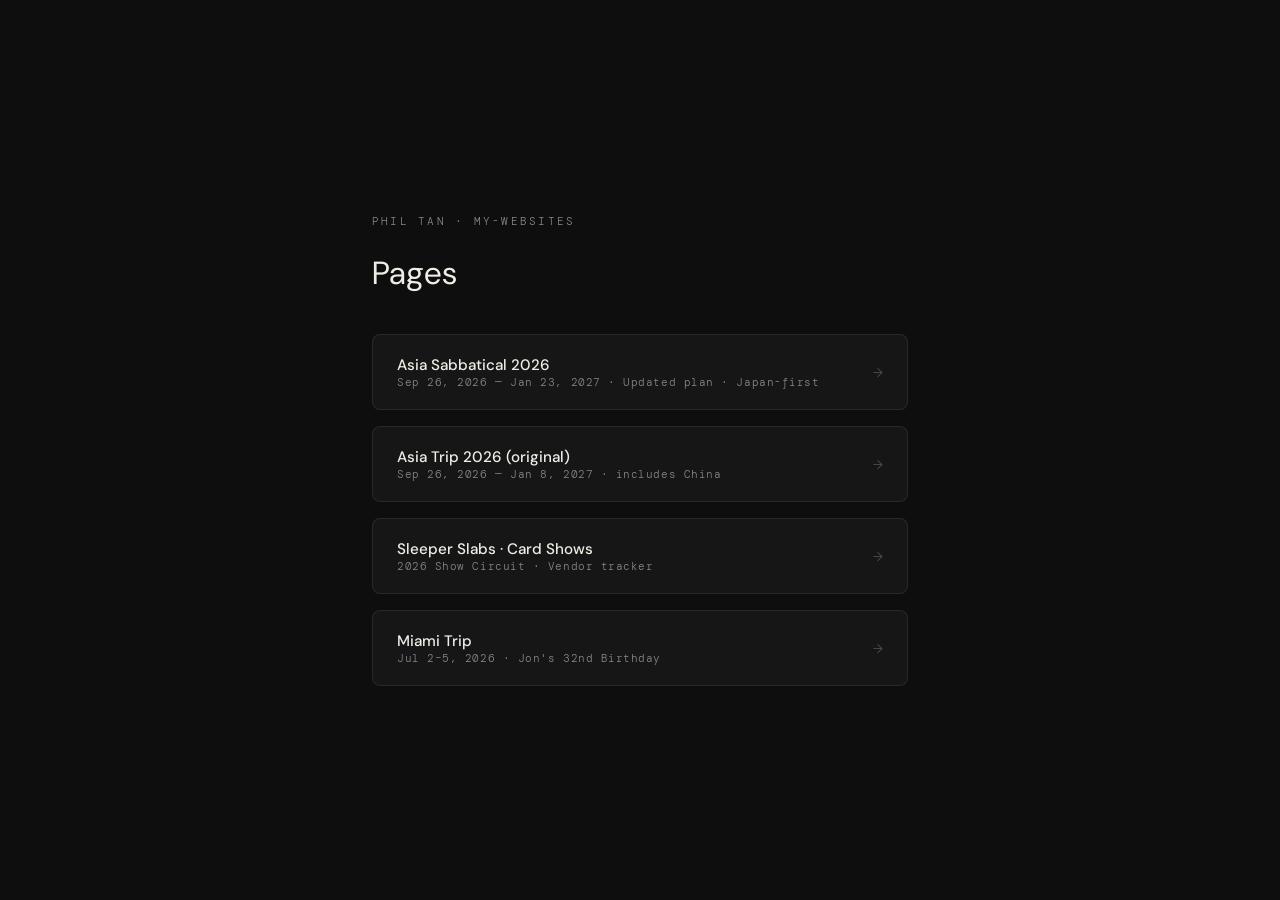
<file: index.html>
<!DOCTYPE html>
<html lang="en">
<head>
  <meta charset="UTF-8">
  <meta name="viewport" content="width=device-width, initial-scale=1.0">
  <title>Phil's Sites</title>
  <link href="https://fonts.googleapis.com/css2?family=DM+Mono:wght@300;400;500&family=DM+Sans:wght@300;400;500&display=swap" rel="stylesheet">
  <link rel="stylesheet" href="css/shared.css">
  <style>
    body {
      background: #0e0e0e;
      color: #f0ede6;
      font-family: 'DM Sans', sans-serif;
      font-weight: 300;
      display: flex;
      align-items: center;
      justify-content: center;
    }

    .container {
      max-width: 600px;
      width: 100%;
      padding: 4rem 2rem;
    }

    .eyebrow {
      font-family: 'DM Mono', monospace;
      font-size: 0.7rem;
      letter-spacing: 0.2em;
      text-transform: uppercase;
      color: #888;
      margin-bottom: 1.5rem;
    }

    h1 {
      font-family: 'DM Sans', sans-serif;
      font-size: 2rem;
      font-weight: 400;
      margin-bottom: 2.5rem;
      color: #f0ede6;
    }

    .page-list {
      list-style: none;
      display: flex;
      flex-direction: column;
      gap: 1rem;
    }

    .page-list a {
      display: flex;
      align-items: center;
      justify-content: space-between;
      padding: 1.25rem 1.5rem;
      background: #161616;
      border: 1px solid rgba(255,255,255,0.08);
      border-radius: 8px;
      text-decoration: none;
      color: #f0ede6;
      transition: border-color 0.2s, background 0.2s;
    }

    .page-list a:hover {
      border-color: rgba(255,255,255,0.2);
      background: #1e1e1e;
    }

    .page-name {
      font-size: 0.95rem;
      font-weight: 500;
    }

    .page-meta {
      font-family: 'DM Mono', monospace;
      font-size: 0.68rem;
      color: #888;
      letter-spacing: 0.05em;
    }

    .arrow {
      font-size: 0.8rem;
      color: #555;
    }
  </style>
</head>
<body>
  <div class="container">
    <p class="eyebrow">Phil Tan · my-websites</p>
    <h1>Pages</h1>
    <ul class="page-list">
      <li>
        <a href="asia-sabbatical-2026.html">
          <span>
            <div class="page-name">Asia Sabbatical 2026</div>
            <div class="page-meta">Sep 26, 2026 — Jan 23, 2027 · Updated plan · Japan-first</div>
          </span>
          <span class="arrow">→</span>
        </a>
      </li>
      <li>
        <a href="asia-trip-2026.html">
          <span>
            <div class="page-name">Asia Trip 2026 (original)</div>
            <div class="page-meta">Sep 26, 2026 — Jan 8, 2027 · includes China</div>
          </span>
          <span class="arrow">→</span>
        </a>
      </li>
      <li>
        <a href="sleeper-slabs-shows.html">
          <span>
            <div class="page-name">Sleeper Slabs · Card Shows</div>
            <div class="page-meta">2026 Show Circuit · Vendor tracker</div>
          </span>
          <span class="arrow">→</span>
        </a>
      </li>
      <li>
        <a href="miami-trip.html">
          <span>
            <div class="page-name">Miami Trip</div>
            <div class="page-meta">Jul 2–5, 2026 · Jon's 32nd Birthday</div>
          </span>
          <span class="arrow">→</span>
        </a>
      </li>
    </ul>
  </div>
</body>
</html>
</file>
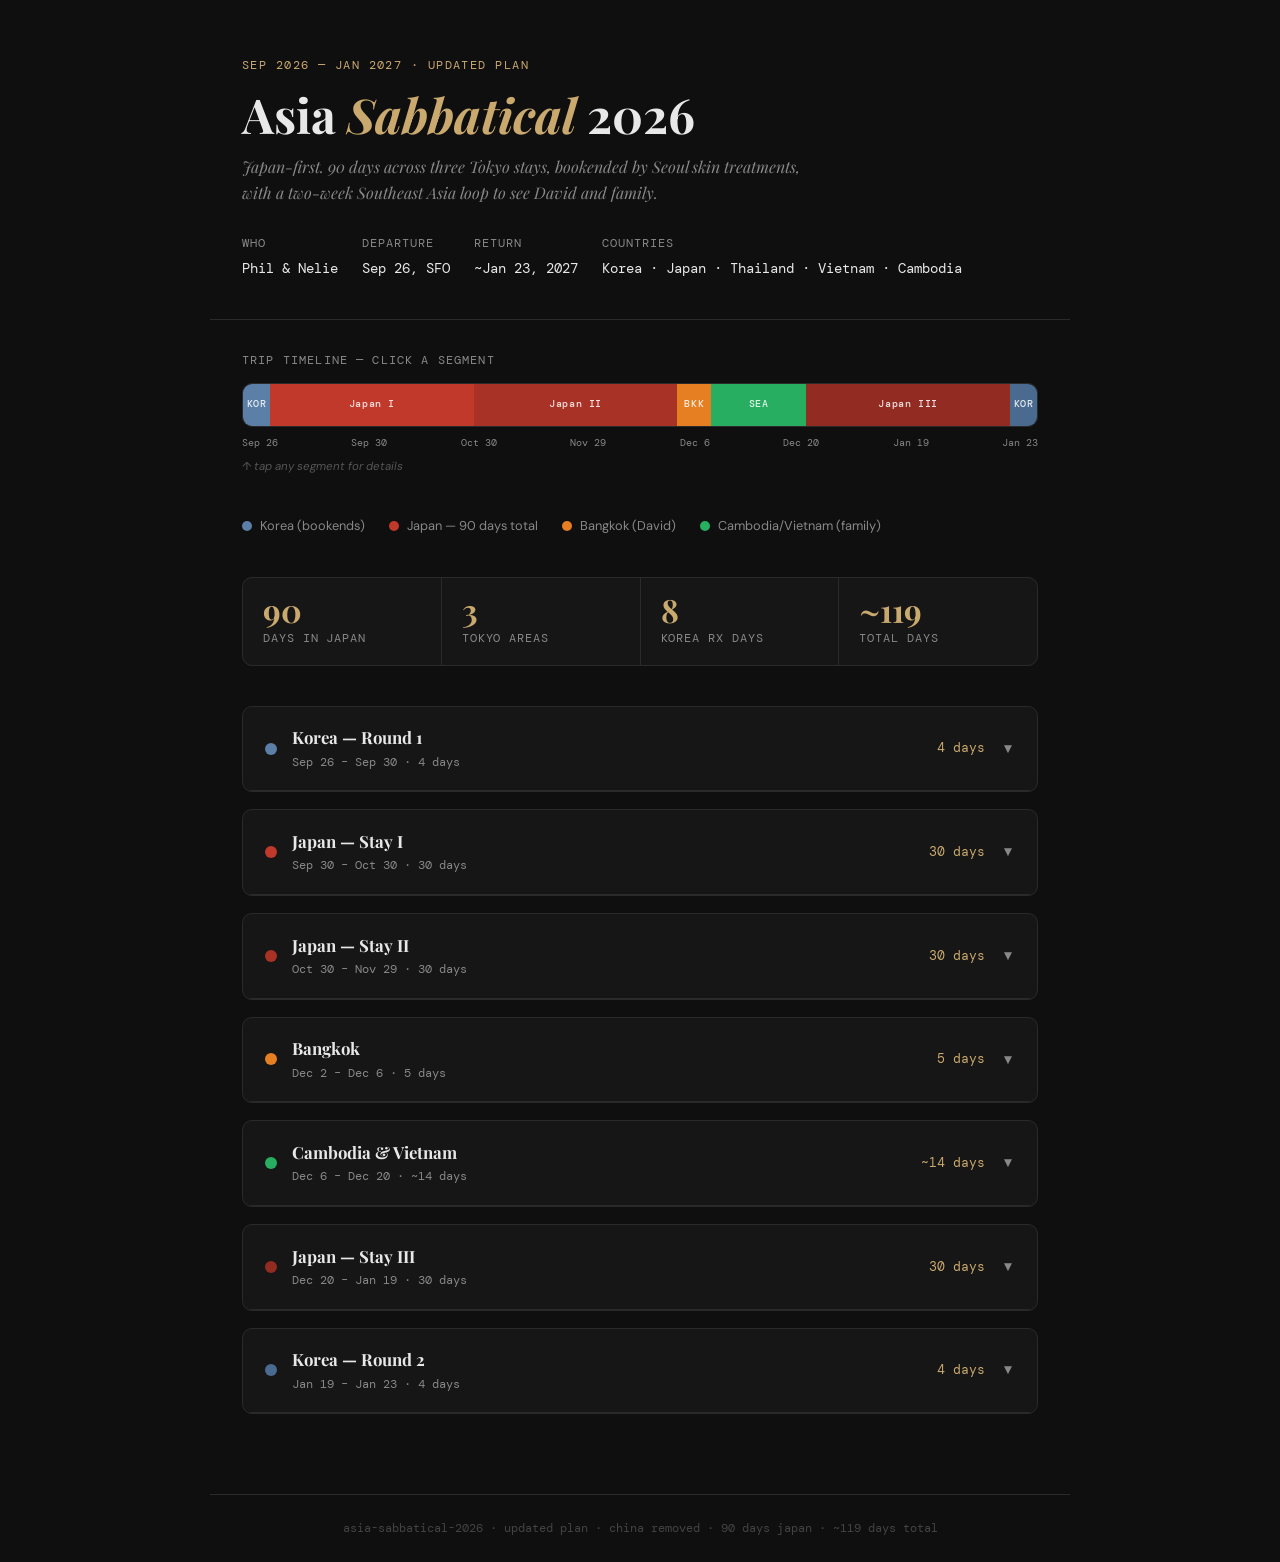
<file: asia-sabbatical-2026.html>
<!DOCTYPE html>
<html lang="en">
<head>
<meta charset="UTF-8">
<meta name="viewport" content="width=device-width, initial-scale=1.0">
<title>Asia Sabbatical 2026 — Phil & Nelie</title>
<link href="https://fonts.googleapis.com/css2?family=Playfair+Display:ital,wght@0,400;0,700;1,400&family=DM+Mono:wght@300;400;500&family=DM+Sans:wght@300;400;500&display=swap" rel="stylesheet">
<style>
:root {
  --bg: #0f0f0f;
  --bg2: #161616;
  --bg3: #1e1e1e;
  --border: #2a2a2a;
  --text: #e8e8e8;
  --muted: #888;
  --accent: #c9a96e;
  --korea: #5b7fa6;
  --japan: #c0392b;
  --bangkok: #e67e22;
  --sea: #27ae60;
  --r: 10px;
}

* { box-sizing: border-box; margin: 0; padding: 0; }
html { scroll-behavior: smooth; }
body {
  font-family: 'DM Sans', sans-serif;
  background: var(--bg);
  color: var(--text);
  font-size: 15px;
  line-height: 1.6;
  min-height: 100vh;
}

/* ── HEADER ── */
header {
  padding: 3.5rem 2rem 2.5rem;
  max-width: 860px;
  margin: 0 auto;
  border-bottom: 1px solid var(--border);
}
.eyebrow {
  font-family: 'DM Mono', monospace;
  font-size: 0.75rem;
  letter-spacing: 0.12em;
  color: var(--accent);
  text-transform: uppercase;
  margin-bottom: 0.75rem;
}
header h1 {
  font-family: 'Playfair Display', serif;
  font-size: clamp(2rem, 5vw, 3rem);
  font-weight: 700;
  line-height: 1.15;
  margin-bottom: 0.75rem;
}
header h1 em { font-style: italic; color: var(--accent); }
header p.sub {
  font-family: 'Playfair Display', serif;
  font-style: italic;
  color: var(--muted);
  font-size: 1rem;
  margin-bottom: 1.75rem;
  max-width: 560px;
  line-height: 1.6;
}
.header-meta {
  display: flex;
  flex-wrap: wrap;
  gap: 1.5rem;
}
.meta-item {
  font-size: 0.78rem;
  color: var(--muted);
  text-transform: uppercase;
  letter-spacing: 0.08em;
  font-family: 'DM Mono', monospace;
}
.meta-item span {
  display: block;
  color: var(--text);
  font-size: 0.88rem;
  letter-spacing: 0;
  text-transform: none;
  margin-top: 0.2rem;
}

/* ── MAIN ── */
main { max-width: 860px; margin: 0 auto; padding: 2rem; }

/* ── TIMELINE ── */
.timeline-wrap { margin-bottom: 2.5rem; }
.timeline-label {
  font-family: 'DM Mono', monospace;
  font-size: 0.72rem;
  color: var(--muted);
  text-transform: uppercase;
  letter-spacing: 0.1em;
  margin-bottom: 0.75rem;
}
.timeline {
  display: flex;
  height: 44px;
  border-radius: var(--r);
  overflow: hidden;
  border: 1px solid var(--border);
  cursor: pointer;
}
.seg {
  display: flex;
  align-items: center;
  justify-content: center;
  transition: filter 0.15s, opacity 0.15s;
  position: relative;
}
.seg:hover { filter: brightness(1.25); }
.seg-label {
  font-family: 'DM Mono', monospace;
  font-size: 0.65rem;
  font-weight: 500;
  color: rgba(255,255,255,0.85);
  letter-spacing: 0.06em;
  white-space: nowrap;
}

/* proportional widths: Korea1=4, Japan1=30, Japan2=30, BKK=5, SEA=14, Japan3=30, Korea2=4 = 117 days total */
.seg[data-country="korea1"]  { background: var(--korea);   flex: 4; }
.seg[data-country="japan1"]  { background: var(--japan);   flex: 30; }
.seg[data-country="japan2"]  { background: #a93226;        flex: 30; }
.seg[data-country="bangkok"] { background: var(--bangkok); flex: 5; }
.seg[data-country="sea"]     { background: var(--sea);     flex: 14; }
.seg[data-country="japan3"]  { background: #922b21;        flex: 30; }
.seg[data-country="korea2"]  { background: #4a6a8f;        flex: 4; }

.timeline-dates {
  display: flex;
  justify-content: space-between;
  margin-top: 0.5rem;
  font-family: 'DM Mono', monospace;
  font-size: 0.65rem;
  color: var(--muted);
}
.hint {
  font-size: 0.72rem;
  color: #555;
  margin-top: 0.4rem;
  font-style: italic;
}

/* ── LEGEND ── */
.legend {
  display: flex;
  flex-wrap: wrap;
  gap: 0.75rem 1.5rem;
  margin-bottom: 2.5rem;
}
.legend-item {
  display: flex;
  align-items: center;
  gap: 0.5rem;
  font-size: 0.8rem;
  color: var(--muted);
  cursor: pointer;
}
.legend-dot {
  width: 10px;
  height: 10px;
  border-radius: 50%;
  flex-shrink: 0;
}

/* ── STAT ROW ── */
.stat-row {
  display: flex;
  flex-wrap: wrap;
  gap: 1px;
  background: var(--border);
  border: 1px solid var(--border);
  border-radius: var(--r);
  overflow: hidden;
  margin-bottom: 2.5rem;
}
.stat {
  background: var(--bg2);
  flex: 1;
  min-width: 120px;
  padding: 1rem 1.25rem;
}
.stat-num {
  font-family: 'Playfair Display', serif;
  font-size: 2rem;
  font-weight: 700;
  line-height: 1;
  color: var(--accent);
  margin-bottom: 0.3rem;
}
.stat-label {
  font-size: 0.72rem;
  color: var(--muted);
  text-transform: uppercase;
  letter-spacing: 0.08em;
  font-family: 'DM Mono', monospace;
}

/* ── DETAIL PANELS ── */
.detail-wrap { display: flex; flex-direction: column; gap: 1px; }
.detail-panel {
  background: var(--bg2);
  border: 1px solid var(--border);
  border-radius: var(--r);
  overflow: hidden;
  margin-bottom: 1rem;
}
.panel-header {
  display: flex;
  align-items: center;
  justify-content: space-between;
  padding: 1.1rem 1.4rem;
  border-bottom: 1px solid var(--border);
  cursor: pointer;
  gap: 1rem;
}
.panel-header:hover { background: var(--bg3); }
.panel-header-inner { display: flex; align-items: center; gap: 0.9rem; }
.color-dot { width: 12px; height: 12px; border-radius: 50%; flex-shrink: 0; }
.panel-title {
  font-family: 'Playfair Display', serif;
  font-size: 1.05rem;
  font-weight: 700;
}
.panel-dates {
  font-size: 0.78rem;
  color: var(--muted);
  font-family: 'DM Mono', monospace;
  margin-top: 0.1rem;
}
.panel-right { display: flex; align-items: center; gap: 1rem; flex-shrink: 0; }
.panel-duration {
  font-family: 'DM Mono', monospace;
  font-size: 0.8rem;
  color: var(--accent);
}
.chevron {
  color: var(--muted);
  font-size: 0.85rem;
  transition: transform 0.2s;
}
.panel-body {
  display: none;
  padding: 1.4rem;
  gap: 1.5rem;
  flex-direction: column;
}
.panel-body.open { display: flex; }

h3 {
  font-size: 0.72rem;
  text-transform: uppercase;
  letter-spacing: 0.1em;
  color: var(--muted);
  font-family: 'DM Mono', monospace;
  margin-bottom: 0.75rem;
}
.highlight-list { list-style: none; display: flex; flex-direction: column; gap: 0.5rem; }
.highlight-list li { display: flex; gap: 0.6rem; font-size: 0.9rem; }
.bullet { color: var(--accent); flex-shrink: 0; font-size: 0.7rem; margin-top: 0.2rem; }

.tag {
  display: inline-block;
  font-size: 0.72rem;
  padding: 0.2rem 0.6rem;
  border-radius: 4px;
  font-family: 'DM Mono', monospace;
  margin-right: 0.4rem;
  margin-top: 0.3rem;
}

.japan-badge {
  display: inline-flex;
  align-items: center;
  gap: 0.4rem;
  background: rgba(192,57,43,0.15);
  border: 1px solid rgba(192,57,43,0.3);
  color: #e74c3c;
  font-size: 0.72rem;
  font-family: 'DM Mono', monospace;
  padding: 0.25rem 0.65rem;
  border-radius: 20px;
  margin-bottom: 0.75rem;
}

/* ── FOOTER ── */
footer {
  border-top: 1px solid var(--border);
  padding: 1.5rem 2rem;
  text-align: center;
  font-size: 0.75rem;
  color: #444;
  font-family: 'DM Mono', monospace;
  max-width: 860px;
  margin: 2rem auto 0;
}
</style>
</head>
<body>

<header>
  <p class="eyebrow">Sep 2026 — Jan 2027 · Updated Plan</p>
  <h1>Asia <em>Sabbatical</em> 2026</h1>
  <p class="sub">Japan-first. 90 days across three Tokyo stays, bookended by Seoul skin treatments, with a two-week Southeast Asia loop to see David and family.</p>
  <div class="header-meta">
    <div class="meta-item">Who <span>Phil & Nelie</span></div>
    <div class="meta-item">Departure <span>Sep 26, SFO</span></div>
    <div class="meta-item">Return <span>~Jan 23, 2027</span></div>
    <div class="meta-item">Countries <span>Korea · Japan · Thailand · Vietnam · Cambodia</span></div>
  </div>
</header>

<main>

  <!-- TIMELINE -->
  <div class="timeline-wrap">
    <p class="timeline-label">Trip timeline — click a segment</p>
    <div class="timeline">
      <div class="seg" data-country="korea1"  onclick="toggle('korea1')">  <span class="seg-label">KOR</span></div>
      <div class="seg" data-country="japan1"  onclick="toggle('japan1')">  <span class="seg-label">Japan I</span></div>
      <div class="seg" data-country="japan2"  onclick="toggle('japan2')">  <span class="seg-label">Japan II</span></div>
      <div class="seg" data-country="bangkok" onclick="toggle('bangkok')"> <span class="seg-label">BKK</span></div>
      <div class="seg" data-country="sea"     onclick="toggle('sea')">     <span class="seg-label">SEA</span></div>
      <div class="seg" data-country="japan3"  onclick="toggle('japan3')">  <span class="seg-label">Japan III</span></div>
      <div class="seg" data-country="korea2"  onclick="toggle('korea2')">  <span class="seg-label">KOR</span></div>
    </div>
    <div class="timeline-dates">
      <span>Sep 26</span>
      <span>Sep 30</span>
      <span>Oct 30</span>
      <span>Nov 29</span>
      <span>Dec 6</span>
      <span>Dec 20</span>
      <span>Jan 19</span>
      <span>Jan 23</span>
    </div>
    <p class="hint">↑ tap any segment for details</p>
  </div>

  <!-- LEGEND -->
  <div class="legend">
    <div class="legend-item" onclick="toggle('korea1')"><div class="legend-dot" style="background:var(--korea)"></div> Korea (bookends)</div>
    <div class="legend-item" onclick="toggle('japan1')"><div class="legend-dot" style="background:var(--japan)"></div> Japan — 90 days total</div>
    <div class="legend-item" onclick="toggle('bangkok')"><div class="legend-dot" style="background:var(--bangkok)"></div> Bangkok (David)</div>
    <div class="legend-item" onclick="toggle('sea')"><div class="legend-dot" style="background:var(--sea)"></div> Cambodia/Vietnam (family)</div>
  </div>

  <!-- STATS -->
  <div class="stat-row">
    <div class="stat">
      <div class="stat-num">90</div>
      <div class="stat-label">Days in Japan</div>
    </div>
    <div class="stat">
      <div class="stat-num">3</div>
      <div class="stat-label">Tokyo Areas</div>
    </div>
    <div class="stat">
      <div class="stat-num">8</div>
      <div class="stat-label">Korea Rx Days</div>
    </div>
    <div class="stat">
      <div class="stat-num">~119</div>
      <div class="stat-label">Total Days</div>
    </div>
  </div>

  <!-- DETAIL PANELS -->
  <div class="detail-wrap">

    <!-- KOREA 1 -->
    <div class="detail-panel" id="panel-korea1">
      <div class="panel-header" onclick="toggle('korea1')">
        <div class="panel-header-inner">
          <div class="color-dot" style="background:var(--korea)"></div>
          <div>
            <div class="panel-title">Korea — Round 1</div>
            <div class="panel-dates">Sep 26 – Sep 30 · 4 days</div>
          </div>
        </div>
        <div class="panel-right">
          <span class="panel-duration">4 days</span>
          <span class="chevron" id="chevron-korea1">▼</span>
        </div>
      </div>
      <div class="panel-body" id="body-korea1">
        <div>
          <h3>Purpose</h3>
          <ul class="highlight-list">
            <li><span class="bullet">◆</span>Aesthetic procedures at Gangnam clinics — masseter botox, pico laser, RF microneedling</li>
            <li><span class="bullet">◆</span>Front-load procedures days 1–2, recovery + exploration days 3–4</li>
            <li><span class="bullet">◆</span>30–50% cheaper than US prices for same or better quality</li>
          </ul>
        </div>
        <div>
          <h3>Base</h3>
          <ul class="highlight-list">
            <li><span class="bullet">◆</span>Seoul — Gangnam district</li>
          </ul>
        </div>
        <div>
          <h3>Notes</h3>
          <ul class="highlight-list">
            <li><span class="bullet">◆</span>No visa required for US citizens — 90 days on arrival</li>
            <li><span class="bullet">◆</span>Sep 26 is peak fall season — excellent weather (20–26°C)</li>
            <li><span class="bullet">◆</span>Fly ICN → TYO on Sep 30</li>
          </ul>
          <div style="margin-top:0.75rem">
            <span class="tag" style="background:rgba(91,127,166,0.2);color:#a3bdd6">Medical tourism</span>
            <span class="tag" style="background:rgba(91,127,166,0.15);color:#a3bdd6">Round 1 of 2</span>
          </div>
        </div>
      </div>
    </div>

    <!-- JAPAN I -->
    <div class="detail-panel" id="panel-japan1">
      <div class="panel-header" onclick="toggle('japan1')">
        <div class="panel-header-inner">
          <div class="color-dot" style="background:var(--japan)"></div>
          <div>
            <div class="panel-title">Japan — Stay I</div>
            <div class="panel-dates">Sep 30 – Oct 30 · 30 days</div>
          </div>
        </div>
        <div class="panel-right">
          <span class="panel-duration">30 days</span>
          <span class="chevron" id="chevron-japan1">▼</span>
        </div>
      </div>
      <div class="panel-body" id="body-japan1">
        <div>
          <div class="japan-badge">🇯🇵 Stay 1 of 3 · Tokyo Area TBD</div>
          <h3>Focus</h3>
          <ul class="highlight-list">
            <li><span class="bullet">◆</span>Settle in, find a neighborhood base, establish daily rhythm</li>
            <li><span class="bullet">◆</span>Work on Sleeper Slabs — Pokémon card sourcing, store visits, market research</li>
            <li><span class="bullet">◆</span>AI power user work — Claude Architect, building tools, courses</li>
            <li><span class="bullet">◆</span>Oct = peak fall foliage begins — ideal for day trips (Nikko, Kamakura)</li>
          </ul>
        </div>
        <div>
          <h3>Pokémon angle</h3>
          <ul class="highlight-list">
            <li><span class="bullet">◆</span>Visit Akihabara card shops, Card Rush, Surugaya</li>
            <li><span class="bullet">◆</span>Source Japanese exclusives and promos unavailable in US</li>
            <li><span class="bullet">◆</span>Assess feasibility of buying and shipping cards back</li>
          </ul>
        </div>
        <div>
          <h3>Notes</h3>
          <ul class="highlight-list">
            <li><span class="bullet">◆</span>US citizens get 90 days visa-free in Japan — each stay resets on re-entry</li>
            <li><span class="bullet">◆</span>Register for IC card (Suica/Pasmo) on arrival</li>
            <li><span class="bullet">◆</span>Fly TYO → BKK on ~Nov 29 (brief transit to Bangkok stay)</li>
          </ul>
        </div>
      </div>
    </div>

    <!-- JAPAN II -->
    <div class="detail-panel" id="panel-japan2">
      <div class="panel-header" onclick="toggle('japan2')">
        <div class="panel-header-inner">
          <div class="color-dot" style="background:#a93226"></div>
          <div>
            <div class="panel-title">Japan — Stay II</div>
            <div class="panel-dates">Oct 30 – Nov 29 · 30 days</div>
          </div>
        </div>
        <div class="panel-right">
          <span class="panel-duration">30 days</span>
          <span class="chevron" id="chevron-japan2">▼</span>
        </div>
      </div>
      <div class="panel-body" id="body-japan2">
        <div>
          <div class="japan-badge">🇯🇵 Stay 2 of 3 · Tokyo Area TBD</div>
          <h3>Focus</h3>
          <ul class="highlight-list">
            <li><span class="bullet">◆</span>Different Tokyo neighborhood — explore a new area and vibe</li>
            <li><span class="bullet">◆</span>Nov = peak koyo (fall foliage) — day trips to Kyoto, Nikko, Hakone</li>
            <li><span class="bullet">◆</span>Deeper integration — language, routine, local community</li>
            <li><span class="bullet">◆</span>Continue Sleeper Slabs sourcing and engineering work</li>
          </ul>
        </div>
        <div>
          <h3>Notes</h3>
          <ul class="highlight-list">
            <li><span class="bullet">◆</span>Nov is arguably the best month in Japan — clear, cool, spectacular foliage</li>
            <li><span class="bullet">◆</span>Fly TYO → BKK ~Nov 29 for the SEA interlude</li>
          </ul>
        </div>
      </div>
    </div>

    <!-- BANGKOK -->
    <div class="detail-panel" id="panel-bangkok">
      <div class="panel-header" onclick="toggle('bangkok')">
        <div class="panel-header-inner">
          <div class="color-dot" style="background:var(--bangkok)"></div>
          <div>
            <div class="panel-title">Bangkok</div>
            <div class="panel-dates">Dec 2 – Dec 6 · 5 days</div>
          </div>
        </div>
        <div class="panel-right">
          <span class="panel-duration">5 days</span>
          <span class="chevron" id="chevron-bangkok">▼</span>
        </div>
      </div>
      <div class="panel-body" id="body-bangkok">
        <div>
          <h3>Who</h3>
          <ul class="highlight-list">
            <li><span class="bullet">◆</span>David is based here — hang with cousin and Sleeper Slabs co-founder</li>
            <li><span class="bullet">◆</span>Strategy session for the business while we're together in person</li>
          </ul>
        </div>
        <div>
          <h3>While there</h3>
          <ul class="highlight-list">
            <li><span class="bullet">◆</span>Bangkok street food — one of the best food cities in the world</li>
            <li><span class="bullet">◆</span>Dec = dry season, low humidity, best time to visit</li>
            <li><span class="bullet">◆</span>Chatuchak Weekend Market if timing works</li>
          </ul>
        </div>
      </div>
    </div>

    <!-- SEA -->
    <div class="detail-panel" id="panel-sea">
      <div class="panel-header" onclick="toggle('sea')">
        <div class="panel-header-inner">
          <div class="color-dot" style="background:var(--sea)"></div>
          <div>
            <div class="panel-title">Cambodia & Vietnam</div>
            <div class="panel-dates">Dec 6 – Dec 20 · ~14 days</div>
          </div>
        </div>
        <div class="panel-right">
          <span class="panel-duration">~14 days</span>
          <span class="chevron" id="chevron-sea">▼</span>
        </div>
      </div>
      <div class="panel-body" id="body-sea">
        <div>
          <h3>Who</h3>
          <ul class="highlight-list">
            <li><span class="bullet">◆</span>Family trip — parents joining for this leg</li>
            <li><span class="bullet">◆</span>Cambodian heritage connection — family roots</li>
          </ul>
        </div>
        <div>
          <h3>Itinerary (TBD)</h3>
          <ul class="highlight-list">
            <li><span class="bullet">◆</span>Cambodia — Phnom Penh and/or Siem Reap (Angkor Wat)</li>
            <li><span class="bullet">◆</span>Vietnam — Ho Chi Minh City and/or coastal stops TBD</li>
            <li><span class="bullet">◆</span>Dec = dry season across all of mainland SEA — ideal timing</li>
          </ul>
        </div>
        <div>
          <h3>Notes</h3>
          <ul class="highlight-list">
            <li><span class="bullet">◆</span>Fly back to Tokyo ~Dec 20 for final Japan stay</li>
          </ul>
        </div>
      </div>
    </div>

    <!-- JAPAN III -->
    <div class="detail-panel" id="panel-japan3">
      <div class="panel-header" onclick="toggle('japan3')">
        <div class="panel-header-inner">
          <div class="color-dot" style="background:#922b21"></div>
          <div>
            <div class="panel-title">Japan — Stay III</div>
            <div class="panel-dates">Dec 20 – Jan 19 · 30 days</div>
          </div>
        </div>
        <div class="panel-right">
          <span class="panel-duration">30 days</span>
          <span class="chevron" id="chevron-japan3">▼</span>
        </div>
      </div>
      <div class="panel-body" id="body-japan3">
        <div>
          <div class="japan-badge">🇯🇵 Stay 3 of 3 · Tokyo Area TBD</div>
          <h3>Focus</h3>
          <ul class="highlight-list">
            <li><span class="bullet">◆</span>Third and final Tokyo base — different neighborhood again</li>
            <li><span class="bullet">◆</span>Japanese New Year (Shōgatsu) — one of the most culturally rich times to be in Japan</li>
            <li><span class="bullet">◆</span>Hatsumode (first shrine visit of the year) at Meiji Jingu or Sensoji</li>
            <li><span class="bullet">◆</span>Final push on Sleeper Slabs card sourcing before heading home</li>
          </ul>
        </div>
        <div>
          <h3>Notes</h3>
          <ul class="highlight-list">
            <li><span class="bullet">◆</span>Dec 28 – Jan 3: Japan is on holiday — many shops closed, trains packed. Plan around it.</li>
            <li><span class="bullet">◆</span>Winter in Tokyo: 4–10°C, dry, clear skies. Bring layers.</li>
            <li><span class="bullet">◆</span>Fly TYO → ICN ~Jan 19 for final Korea round</li>
          </ul>
        </div>
      </div>
    </div>

    <!-- KOREA 2 -->
    <div class="detail-panel" id="panel-korea2">
      <div class="panel-header" onclick="toggle('korea2')">
        <div class="panel-header-inner">
          <div class="color-dot" style="background:#4a6a8f"></div>
          <div>
            <div class="panel-title">Korea — Round 2</div>
            <div class="panel-dates">Jan 19 – Jan 23 · 4 days</div>
          </div>
        </div>
        <div class="panel-right">
          <span class="panel-duration">4 days</span>
          <span class="chevron" id="chevron-korea2">▼</span>
        </div>
      </div>
      <div class="panel-body" id="body-korea2">
        <div>
          <h3>Purpose</h3>
          <ul class="highlight-list">
            <li><span class="bullet">◆</span>Follow-up aesthetic procedures — second round after initial treatments in September</li>
            <li><span class="bullet">◆</span>Results review and any maintenance treatments</li>
          </ul>
        </div>
        <div>
          <h3>Notes</h3>
          <ul class="highlight-list">
            <li><span class="bullet">◆</span>Jan = off-peak in Seoul, fewer tourists, potentially better clinic availability</li>
            <li><span class="bullet">◆</span>Fly ICN → SFO Jan 23 — home</li>
          </ul>
          <div style="margin-top:0.75rem">
            <span class="tag" style="background:rgba(91,127,166,0.2);color:#a3bdd6">Medical tourism</span>
            <span class="tag" style="background:rgba(91,127,166,0.15);color:#a3bdd6">Round 2 of 2</span>
          </div>
        </div>
      </div>
    </div>

  </div><!-- /detail-wrap -->
</main>

<footer>
  asia-sabbatical-2026 · updated plan · china removed · 90 days japan · ~119 days total
</footer>

<script>
function toggle(id) {
  const body = document.getElementById('body-' + id);
  const chevron = document.getElementById('chevron-' + id);
  if (!body) return;
  const isOpen = body.classList.contains('open');
  body.classList.toggle('open', !isOpen);
  if (chevron) chevron.textContent = isOpen ? '▼' : '▲';
}
</script>
</body>
</html>
</file>
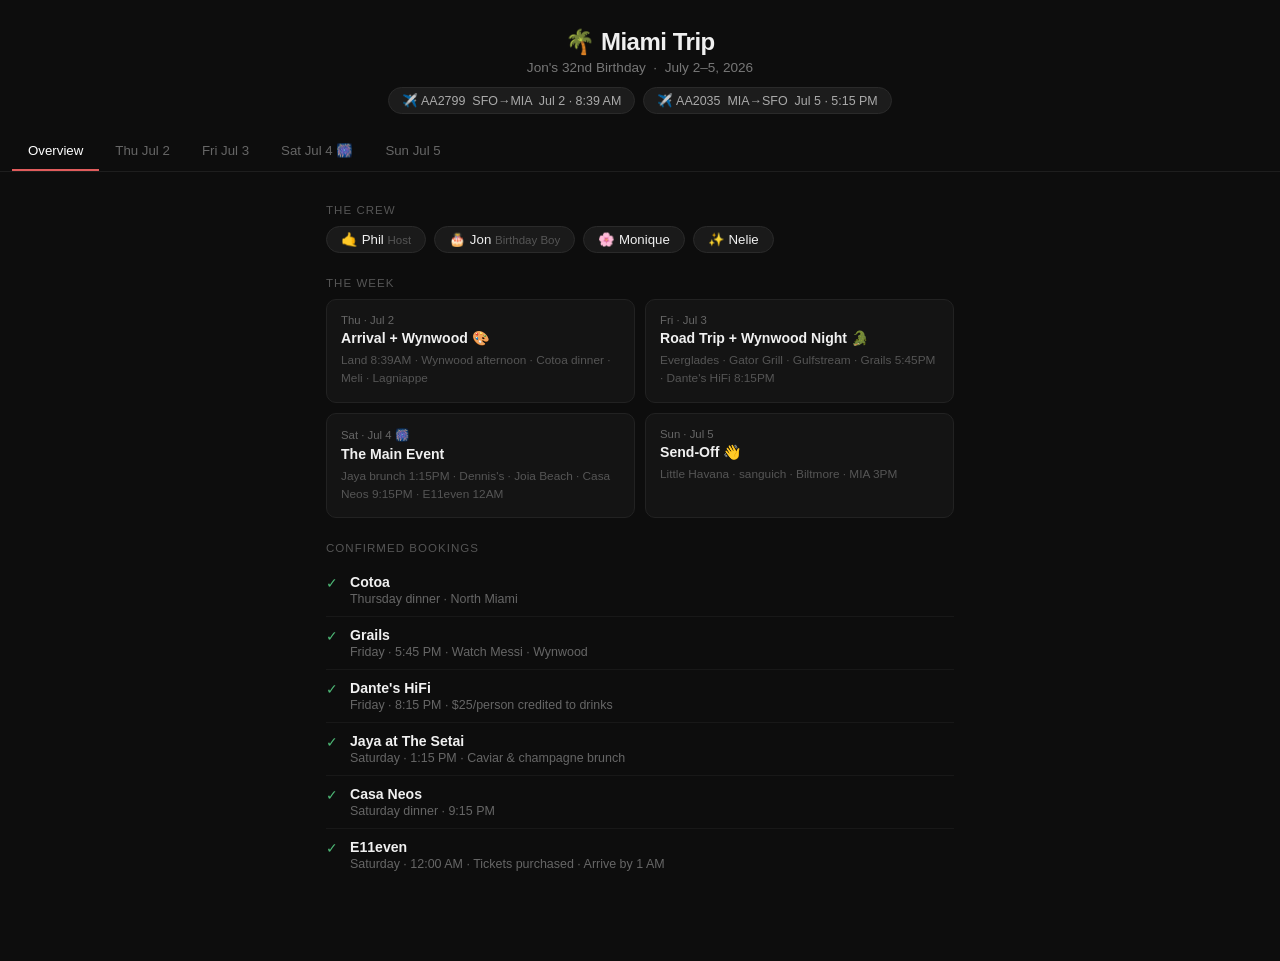
<file: miami-trip.html>
<!DOCTYPE html>
<html lang="en">
<head>
  <meta charset="UTF-8">
  <meta name="viewport" content="width=device-width, initial-scale=1.0">
  <title>Miami Trip — Jon's 32nd 🌴</title>
  <style>
    * { box-sizing: border-box; margin: 0; padding: 0; }
    body { background: #0d0d0d; color: #f0f0f0; font-family: -apple-system, BlinkMacSystemFont, 'Segoe UI', sans-serif; }

    /* HEADER */
    header { text-align: center; padding: 28px 16px 18px; }
    header h1 { font-size: 1.5rem; font-weight: 700; letter-spacing: -0.02em; }
    header .sub { color: #777; font-size: 0.85rem; margin-top: 4px; }
    .flights { display: flex; gap: 8px; justify-content: center; margin-top: 12px; flex-wrap: wrap; }
    .flight { background: #1c1c1c; border: 1px solid #2a2a2a; border-radius: 20px; padding: 5px 13px; font-size: 0.78rem; color: #aaa; }

    /* TABS */
    .tabs { display: flex; overflow-x: auto; border-bottom: 1px solid #1e1e1e; padding: 0 12px; gap: 0; scrollbar-width: none; }
    .tabs::-webkit-scrollbar { display: none; }
    .tab { padding: 11px 16px; font-size: 0.83rem; color: #666; cursor: pointer; border-bottom: 2px solid transparent; white-space: nowrap; background: none; border-top: none; border-left: none; border-right: none; transition: color 0.15s; }
    .tab.active { color: #fff; border-bottom-color: #e05c5c; }
    .tab:hover { color: #ccc; }

    /* PANELS */
    .panel { display: none; max-width: 660px; margin: 0 auto; padding: 24px 16px 80px; }
    .panel.active { display: block; }
    .day-hd { margin-bottom: 22px; }
    .day-hd h2 { font-size: 1.15rem; font-weight: 700; }
    .day-hd p { color: #666; font-size: 0.83rem; margin-top: 3px; }

    /* TIMELINE ITEMS */
    .item { display: flex; gap: 12px; padding: 13px 0; border-bottom: 1px solid #181818; align-items: flex-start; }
    .item:last-child { border-bottom: none; }
    .item-time { min-width: 68px; font-size: 0.75rem; color: #555; padding-top: 3px; text-align: right; flex-shrink: 0; }
    .item-icon { font-size: 1.1rem; min-width: 26px; text-align: center; padding-top: 1px; flex-shrink: 0; }
    .item-body { flex: 1; min-width: 0; }
    .item-name { font-size: 0.92rem; font-weight: 600; display: flex; align-items: center; gap: 8px; flex-wrap: wrap; line-height: 1.3; }
    .item-desc { font-size: 0.8rem; color: #777; margin-top: 4px; line-height: 1.45; }
    .item-link { font-size: 0.76rem; color: #e05c5c; text-decoration: none; display: inline-block; margin-top: 5px; }
    .item-link:hover { text-decoration: underline; }
    .booked { background: #0e2a1a; color: #4db876; font-size: 0.68rem; padding: 2px 8px; border-radius: 10px; font-weight: 700; letter-spacing: 0.02em; flex-shrink: 0; }
    .flex-item { background: #1e2a3a; color: #6ab0e0; font-size: 0.68rem; padding: 2px 8px; border-radius: 10px; font-weight: 700; flex-shrink: 0; }

    /* OVERVIEW */
    .section-label { font-size: 0.72rem; color: #555; text-transform: uppercase; letter-spacing: 0.09em; margin-bottom: 10px; margin-top: 24px; }
    .crew { display: flex; gap: 8px; flex-wrap: wrap; margin-bottom: 4px; }
    .crew-chip { background: #1a1a1a; border: 1px solid #2a2a2a; border-radius: 20px; padding: 5px 14px; font-size: 0.83rem; }

    /* DAY CARDS */
    .day-cards { display: grid; grid-template-columns: 1fr 1fr; gap: 10px; margin-bottom: 4px; }
    .day-card { background: #141414; border: 1px solid #222; border-radius: 10px; padding: 14px; cursor: pointer; transition: border-color 0.15s; }
    .day-card:hover { border-color: #3a3a3a; }
    .dc-date { font-size: 0.71rem; color: #666; margin-bottom: 4px; }
    .dc-title { font-size: 0.88rem; font-weight: 600; margin-bottom: 5px; }
    .dc-bullets { font-size: 0.74rem; color: #555; line-height: 1.55; }

    /* BOOKINGS */
    .booking-list { margin-top: 4px; }
    .booking { display: flex; gap: 10px; padding: 10px 0; border-bottom: 1px solid #181818; align-items: flex-start; }
    .booking:last-child { border-bottom: none; }
    .booking-check { color: #4db876; font-size: 0.9rem; min-width: 14px; padding-top: 1px; flex-shrink: 0; }
    .booking-body { flex: 1; }
    .booking-name { font-size: 0.88rem; font-weight: 600; }
    .booking-detail { font-size: 0.78rem; color: #666; margin-top: 2px; }
  </style>
</head>
<body>

<header>
  <h1>🌴 Miami Trip</h1>
  <p class="sub">Jon's 32nd Birthday &nbsp;·&nbsp; July 2–5, 2026</p>
  <div class="flights">
    <span class="flight">✈️ AA2799 &nbsp;SFO→MIA &nbsp;Jul 2 · 8:39 AM</span>
    <span class="flight">✈️ AA2035 &nbsp;MIA→SFO &nbsp;Jul 5 · 5:15 PM</span>
  </div>
</header>

<nav class="tabs">
  <button class="tab active" onclick="show('overview',this)">Overview</button>
  <button class="tab" onclick="show('thu',this)">Thu Jul 2</button>
  <button class="tab" onclick="show('fri',this)">Fri Jul 3</button>
  <button class="tab" onclick="show('sat',this)">Sat Jul 4 🎆</button>
  <button class="tab" onclick="show('sun',this)">Sun Jul 5</button>
</nav>

<!-- OVERVIEW -->
<div class="panel active" id="p-overview">

  <div class="section-label" style="margin-top:8px">The Crew</div>
  <div class="crew">
    <div class="crew-chip">🤙 Phil <span style="color:#555;font-size:0.72rem">Host</span></div>
    <div class="crew-chip">🎂 Jon <span style="color:#555;font-size:0.72rem">Birthday Boy</span></div>
    <div class="crew-chip">🌸 Monique</div>
    <div class="crew-chip">✨ Nelie</div>
  </div>

  <div class="section-label">The Week</div>
  <div class="day-cards">
    <div class="day-card" onclick="show('thu',null)">
      <div class="dc-date">Thu · Jul 2</div>
      <div class="dc-title">Arrival + Wynwood 🎨</div>
      <div class="dc-bullets">Land 8:39AM · Wynwood afternoon · Cotoa dinner · Meli · Lagniappe</div>
    </div>
    <div class="day-card" onclick="show('fri',null)">
      <div class="dc-date">Fri · Jul 3</div>
      <div class="dc-title">Road Trip + Wynwood Night 🐊</div>
      <div class="dc-bullets">Everglades · Gator Grill · Gulfstream · Grails 5:45PM · Dante's HiFi 8:15PM</div>
    </div>
    <div class="day-card" onclick="show('sat',null)">
      <div class="dc-date">Sat · Jul 4 🎆</div>
      <div class="dc-title">The Main Event</div>
      <div class="dc-bullets">Jaya brunch 1:15PM · Dennis's · Joia Beach · Casa Neos 9:15PM · E11even 12AM</div>
    </div>
    <div class="day-card" onclick="show('sun',null)">
      <div class="dc-date">Sun · Jul 5</div>
      <div class="dc-title">Send-Off 👋</div>
      <div class="dc-bullets">Little Havana · sanguich · Biltmore · MIA 3PM</div>
    </div>
  </div>

  <div class="section-label">Confirmed Bookings</div>
  <div class="booking-list">
    <div class="booking">
      <div class="booking-check">✓</div>
      <div class="booking-body">
        <div class="booking-name">Cotoa</div>
        <div class="booking-detail">Thursday dinner · North Miami</div>
      </div>
    </div>
    <div class="booking">
      <div class="booking-check">✓</div>
      <div class="booking-body">
        <div class="booking-name">Grails</div>
        <div class="booking-detail">Friday · 5:45 PM · Watch Messi · Wynwood</div>
      </div>
    </div>
    <div class="booking">
      <div class="booking-check">✓</div>
      <div class="booking-body">
        <div class="booking-name">Dante's HiFi</div>
        <div class="booking-detail">Friday · 8:15 PM · $25/person credited to drinks</div>
      </div>
    </div>
    <div class="booking">
      <div class="booking-check">✓</div>
      <div class="booking-body">
        <div class="booking-name">Jaya at The Setai</div>
        <div class="booking-detail">Saturday · 1:15 PM · Caviar &amp; champagne brunch</div>
      </div>
    </div>
    <div class="booking">
      <div class="booking-check">✓</div>
      <div class="booking-body">
        <div class="booking-name">Casa Neos</div>
        <div class="booking-detail">Saturday dinner · 9:15 PM</div>
      </div>
    </div>
    <div class="booking">
      <div class="booking-check">✓</div>
      <div class="booking-body">
        <div class="booking-name">E11even</div>
        <div class="booking-detail">Saturday · 12:00 AM · Tickets purchased · Arrive by 1 AM</div>
      </div>
    </div>
  </div>
</div>

<!-- THURSDAY -->
<div class="panel" id="p-thu">
  <div class="day-hd">
    <h2>Thursday, July 2</h2>
    <p>Arrival Day — Welcome to Miami 🌴</p>
  </div>

  <div class="item">
    <div class="item-time">8:39 AM</div>
    <div class="item-icon">✈️</div>
    <div class="item-body">
      <div class="item-name">AA2799 Lands at MIA</div>
      <div class="item-desc">SFO → MIA. Bags, rental car, let's go.</div>
    </div>
  </div>

  <div class="item">
    <div class="item-time">~9:30 AM</div>
    <div class="item-icon">🍳</div>
    <div class="item-body">
      <div class="item-name">Sesame Breakfast</div>
      <div class="item-desc">Right next to Phil's. First proper meal after the red-eye.</div>
      <a class="item-link" href="https://www.google.com/maps/search/?api=1&query=Sesame+Restaurant+North+Miami" target="_blank">📍 North Miami</a>
    </div>
  </div>

  <div class="item">
    <div class="item-time">Afternoon</div>
    <div class="item-icon">🎨</div>
    <div class="item-body">
      <div class="item-name">Wynwood</div>
      <div class="item-desc">Manta Wynwood for lunch · World Cup at Grails (3 PM + 7 PM kickoffs) · Collector's Club · 1800 Lucky · murals and walls.</div>
      <a class="item-link" href="https://www.google.com/maps/search/?api=1&query=Manta+Wynwood+Miami" target="_blank">📍 Manta Wynwood</a> &nbsp;·&nbsp;
      <a class="item-link" href="https://www.google.com/maps/search/?api=1&query=Grails+Miami+Wynwood" target="_blank">📍 Grails</a> &nbsp;·&nbsp;
      <a class="item-link" href="https://www.google.com/maps/search/?api=1&query=1800+Lucky+Miami+Wynwood" target="_blank">📍 1800 Lucky</a> &nbsp;·&nbsp;
      <a class="item-link" href="https://www.google.com/maps/search/?api=1&query=Collectors+Club+Miami+Wynwood" target="_blank">📍 Collector's Club</a>
    </div>
  </div>

  <div class="item">
    <div class="item-time">~5:00 PM</div>
    <div class="item-icon">🏠</div>
    <div class="item-body">
      <div class="item-name">Home — Pick Up Nelie</div>
      <div class="item-desc">Head back, freshen up, wait for Nelie to get ready.</div>
    </div>
  </div>

  <div class="item">
    <div class="item-time">~6:30 PM</div>
    <div class="item-icon">🌿</div>
    <div class="item-body">
      <div class="item-name">Cotoa <span class="booked">✓ BOOKED</span></div>
      <div class="item-desc">Michelin-recognized Amazonian restaurant. 5 min from Phil's.</div>
      <a class="item-link" href="https://www.google.com/maps/search/?api=1&query=Cotoa+Miami" target="_blank">📍 Cotoa, North Miami</a>
    </div>
  </div>

  <div class="item">
    <div class="item-time">After dinner</div>
    <div class="item-icon">🍦</div>
    <div class="item-body">
      <div class="item-name">Meli</div>
      <div class="item-desc">Greek yogurt ice cream. Post-dinner stop.</div>
      <a class="item-link" href="https://www.google.com/maps/search/?api=1&query=Meli+Greek+Yogurt+Miami" target="_blank">📍 Miami</a>
    </div>
  </div>

  <div class="item">
    <div class="item-time">~9:00 PM</div>
    <div class="item-icon">🍷</div>
    <div class="item-body">
      <div class="item-name">Lagniappe</div>
      <div class="item-desc">BYOB wine bar, charcuterie, live music outdoors. Bring a bottle. Music at 9 PM, open till 2 AM.</div>
      <a class="item-link" href="https://www.google.com/maps/search/?api=1&query=Lagniappe+Miami" target="_blank">📍 Edgewater, Miami</a>
    </div>
  </div>
</div>

<!-- FRIDAY -->
<div class="panel" id="p-fri">
  <div class="day-hd">
    <h2>Friday, July 3</h2>
    <p>Everglades · Gulfstream · Wynwood Night 🐊🏇🎵</p>
  </div>

  <div class="item">
    <div class="item-time">8:00 AM</div>
    <div class="item-icon">🚗</div>
    <div class="item-body">
      <div class="item-name">Leave for Everglades</div>
      <div class="item-desc">~1 hour south. Leave by 8 to beat holiday traffic.</div>
    </div>
  </div>

  <div class="item">
    <div class="item-time">9:00 AM</div>
    <div class="item-icon">🐊</div>
    <div class="item-body">
      <div class="item-name">Anhinga Trail — Everglades</div>
      <div class="item-desc">Free boardwalk — gators literally on the path next to you. $35/vehicle park entry. ~45 min walk.</div>
      <a class="item-link" href="https://www.google.com/maps/search/?api=1&query=Anhinga+Trail+Everglades+National+Park" target="_blank">📍 40001 State Road 9336, Homestead</a>
    </div>
  </div>

  <div class="item">
    <div class="item-time">11:00 AM</div>
    <div class="item-icon">🍽️</div>
    <div class="item-body">
      <div class="item-name">Gator Grill</div>
      <div class="item-desc">See 'em at Anhinga, eat 'em here. Gator tacos, kabobs, fried gator. Opens at 11.</div>
      <a class="item-link" href="https://www.google.com/maps/search/?api=1&query=Gator+Grill+Homestead+Florida" target="_blank">📍 Homestead, FL</a>
    </div>
  </div>

  <div class="item">
    <div class="item-time">12–1 PM</div>
    <div class="item-icon">🏠</div>
    <div class="item-body">
      <div class="item-name">Drive Home + Rest</div>
      <div class="item-desc">Leave Homestead at noon, home by 1 PM. Rest before the afternoon.</div>
    </div>
  </div>

  <div class="item">
    <div class="item-time">2:30 PM</div>
    <div class="item-icon">🏇</div>
    <div class="item-body">
      <div class="item-name">Gulfstream Park</div>
      <div class="item-desc">Live thoroughbred racing. First post 12:20 PM — arrive at 2:30 and catch 4–5 races. Bet, drink, enjoy.</div>
      <a class="item-link" href="https://www.google.com/maps/search/?api=1&query=Gulfstream+Park+Hallandale+Beach" target="_blank">📍 Hallandale Beach, FL</a>
    </div>
  </div>

  <div class="item">
    <div class="item-time">After races</div>
    <div class="item-icon">🎯</div>
    <div class="item-body">
      <div class="item-name">Nexus Shooting Range</div>
      <div class="item-desc">South Florida's top indoor range. Advanced video lane targeting. 5 min from Gulfstream. Closes 10 PM.</div>
      <a class="item-link" href="https://www.google.com/maps/search/?api=1&query=Nexus+Shooting+Davie+Florida" target="_blank">📍 Davie, FL</a>
    </div>
  </div>

  <div class="item">
    <div class="item-time">5:45 PM</div>
    <div class="item-icon">⚽</div>
    <div class="item-body">
      <div class="item-name">Grails — Watch Messi <span class="booked">✓ BOOKED</span></div>
      <div class="item-desc">Sports bar in Wynwood. Reservation at 5:45 PM.</div>
      <a class="item-link" href="https://www.google.com/maps/search/?api=1&query=Grails+Miami+Wynwood" target="_blank">📍 Grails, Wynwood</a>
    </div>
  </div>

  <div class="item">
    <div class="item-time">8:15 PM</div>
    <div class="item-icon">🎵</div>
    <div class="item-body">
      <div class="item-name">Dante's HiFi <span class="booked">✓ BOOKED</span></div>
      <div class="item-desc">Miami's first vinyl listening bar. 1.5-hour seated experience, $25/person credited to drinks. Done by ~9:45 PM.</div>
      <a class="item-link" href="https://www.google.com/maps/search/?api=1&query=Dantes+HiFi+Wynwood+Miami" target="_blank">📍 519 NW 26th St, Wynwood</a>
    </div>
  </div>

  <div class="item">
    <div class="item-time">~9:45 PM</div>
    <div class="item-icon">🍴</div>
    <div class="item-body">
      <div class="item-name">Dinner in Wynwood <span class="flex-item">TBD</span></div>
      <div class="item-desc">Decide as a group — Uchi, Pastis, or Casa Tua Cucina (walk-in, no res needed).</div>
    </div>
  </div>

  <div class="item">
    <div class="item-time">Late</div>
    <div class="item-icon">🌃</div>
    <div class="item-body">
      <div class="item-name">Wynwood Bar Hopping or Hard Rock</div>
      <div class="item-desc">Keep the night alive in Wynwood, or close it out at Hard Rock Hollywood Casino (24 hrs).</div>
      <a class="item-link" href="https://www.google.com/maps/search/?api=1&query=Wynwood+Arts+District+Miami" target="_blank">📍 Wynwood</a> &nbsp;·&nbsp;
      <a class="item-link" href="https://www.google.com/maps/search/?api=1&query=Seminole+Hard+Rock+Hollywood+Florida" target="_blank">📍 Hard Rock, Hollywood FL</a>
    </div>
  </div>
</div>

<!-- SATURDAY -->
<div class="panel" id="p-sat">
  <div class="day-hd">
    <h2>Saturday, July 4 🎆</h2>
    <p>Independence Day — Peak Day</p>
  </div>

  <div class="item">
    <div class="item-time">8:30 AM</div>
    <div class="item-icon">🧘</div>
    <div class="item-body">
      <div class="item-name">Lagoon Yoga</div>
      <div class="item-desc">Morning yoga at the crystal lagoon. Easy start to a big day.</div>
    </div>
  </div>

  <div class="item">
    <div class="item-time">1:15 PM</div>
    <div class="item-icon">🦞</div>
    <div class="item-body">
      <div class="item-name">Jaya at The Setai <span class="booked">✓ BOOKED</span></div>
      <div class="item-desc">Caviar service, bottomless Champagne, raw bar, mezze, Spritz Bar. One of the most elegant settings in Miami.</div>
      <a class="item-link" href="https://www.google.com/maps/search/?api=1&query=Jaya+at+The+Setai+Miami+Beach" target="_blank">📍 2001 Collins Ave, Miami Beach</a>
    </div>
  </div>

  <div class="item">
    <div class="item-time">~3:30 PM</div>
    <div class="item-icon">🌊</div>
    <div class="item-body">
      <div class="item-name">Dennis's Waterfront Apartment</div>
      <div class="item-desc">Pre-game at Dennis's. Waterfront views, drinks, wind down from brunch.</div>
    </div>
  </div>

  <div class="item">
    <div class="item-time">6:00 PM</div>
    <div class="item-icon">🏖️</div>
    <div class="item-body">
      <div class="item-name">Joia Beach or Bayfront Park <span class="flex-item">Game-time call</span></div>
      <div class="item-desc">Joia Beach for a chill waterfront vibe, or Bayfront Park for July 4th fireworks and World Cup energy.</div>
      <a class="item-link" href="https://www.google.com/maps/search/?api=1&query=Joia+Beach+Watson+Island+Miami" target="_blank">📍 Joia Beach</a> &nbsp;·&nbsp;
      <a class="item-link" href="https://www.google.com/maps/search/?api=1&query=Bayfront+Park+Miami" target="_blank">📍 Bayfront Park</a>
    </div>
  </div>

  <div class="item">
    <div class="item-time">9:15 PM</div>
    <div class="item-icon">🍷</div>
    <div class="item-body">
      <div class="item-name">Casa Neos <span class="booked">✓ BOOKED</span></div>
      <div class="item-desc">Greek Mediterranean. DJ, scene, gorgeous room. Reservation confirmed.</div>
      <a class="item-link" href="https://www.google.com/maps/search/?api=1&query=Casa+Neos+Miami" target="_blank">📍 Casa Neos, Miami</a>
    </div>
  </div>

  <div class="item">
    <div class="item-time">12:00 AM</div>
    <div class="item-icon">🎪</div>
    <div class="item-body">
      <div class="item-name">E11even <span class="booked">✓ TICKETS</span></div>
      <div class="item-desc">24-hour club. Must arrive by 1 AM for tickets to work. No athletic wear, no plain white tees.</div>
      <a class="item-link" href="https://www.google.com/maps/search/?api=1&query=E11even+Miami" target="_blank">📍 29 NE 11th St, Downtown Miami</a>
    </div>
  </div>
</div>

<!-- SUNDAY -->
<div class="panel" id="p-sun">
  <div class="day-hd">
    <h2>Sunday, July 5</h2>
    <p>Send-Off Day 👋</p>
  </div>

  <div class="item">
    <div class="item-time">Morning</div>
    <div class="item-icon">🇨🇺</div>
    <div class="item-body">
      <div class="item-name">Little Havana</div>
      <div class="item-desc">Walk Calle Ocho, Domino Park, cigar shops. Sanguich at Sanguich de Miami + El Rey de las Fritas.</div>
      <a class="item-link" href="https://www.google.com/maps/search/?api=1&query=Calle+Ocho+Little+Havana+Miami" target="_blank">📍 Calle Ocho, Little Havana</a>
    </div>
  </div>

  <div class="item">
    <div class="item-time">~1:00 PM</div>
    <div class="item-icon">🏛️</div>
    <div class="item-body">
      <div class="item-name">Biltmore Hotel</div>
      <div class="item-desc">Iconic Coral Gables landmark. Stop by for a drink on the way to the airport.</div>
      <a class="item-link" href="https://www.google.com/maps/search/?api=1&query=Biltmore+Hotel+Coral+Gables" target="_blank">📍 1200 Anastasia Ave, Coral Gables</a>
    </div>
  </div>

  <div class="item">
    <div class="item-time">3:00 PM</div>
    <div class="item-icon">🚗</div>
    <div class="item-body">
      <div class="item-name">Head to MIA</div>
      <div class="item-desc">Allow time for bags and security.</div>
    </div>
  </div>

  <div class="item">
    <div class="item-time">5:15 PM</div>
    <div class="item-icon">✈️</div>
    <div class="item-body">
      <div class="item-name">AA2035 Departs MIA</div>
      <div class="item-desc">Miami → SFO · Arrives 8:20 PM.</div>
    </div>
  </div>
</div>

<script>
  function show(id, btn) {
    document.querySelectorAll('.panel').forEach(p => p.classList.remove('active'));
    document.querySelectorAll('.tab').forEach(t => t.classList.remove('active'));
    document.getElementById('p-' + id).classList.add('active');
    if (btn) btn.classList.add('active');
    else {
      const tabs = document.querySelectorAll('.tab');
      const map = {overview:0, thu:1, fri:2, sat:3, sun:4};
      if (map[id] !== undefined) tabs[map[id]].classList.add('active');
    }
    window.scrollTo(0, 0);
  }
</script>

</body>
</html>
</file>
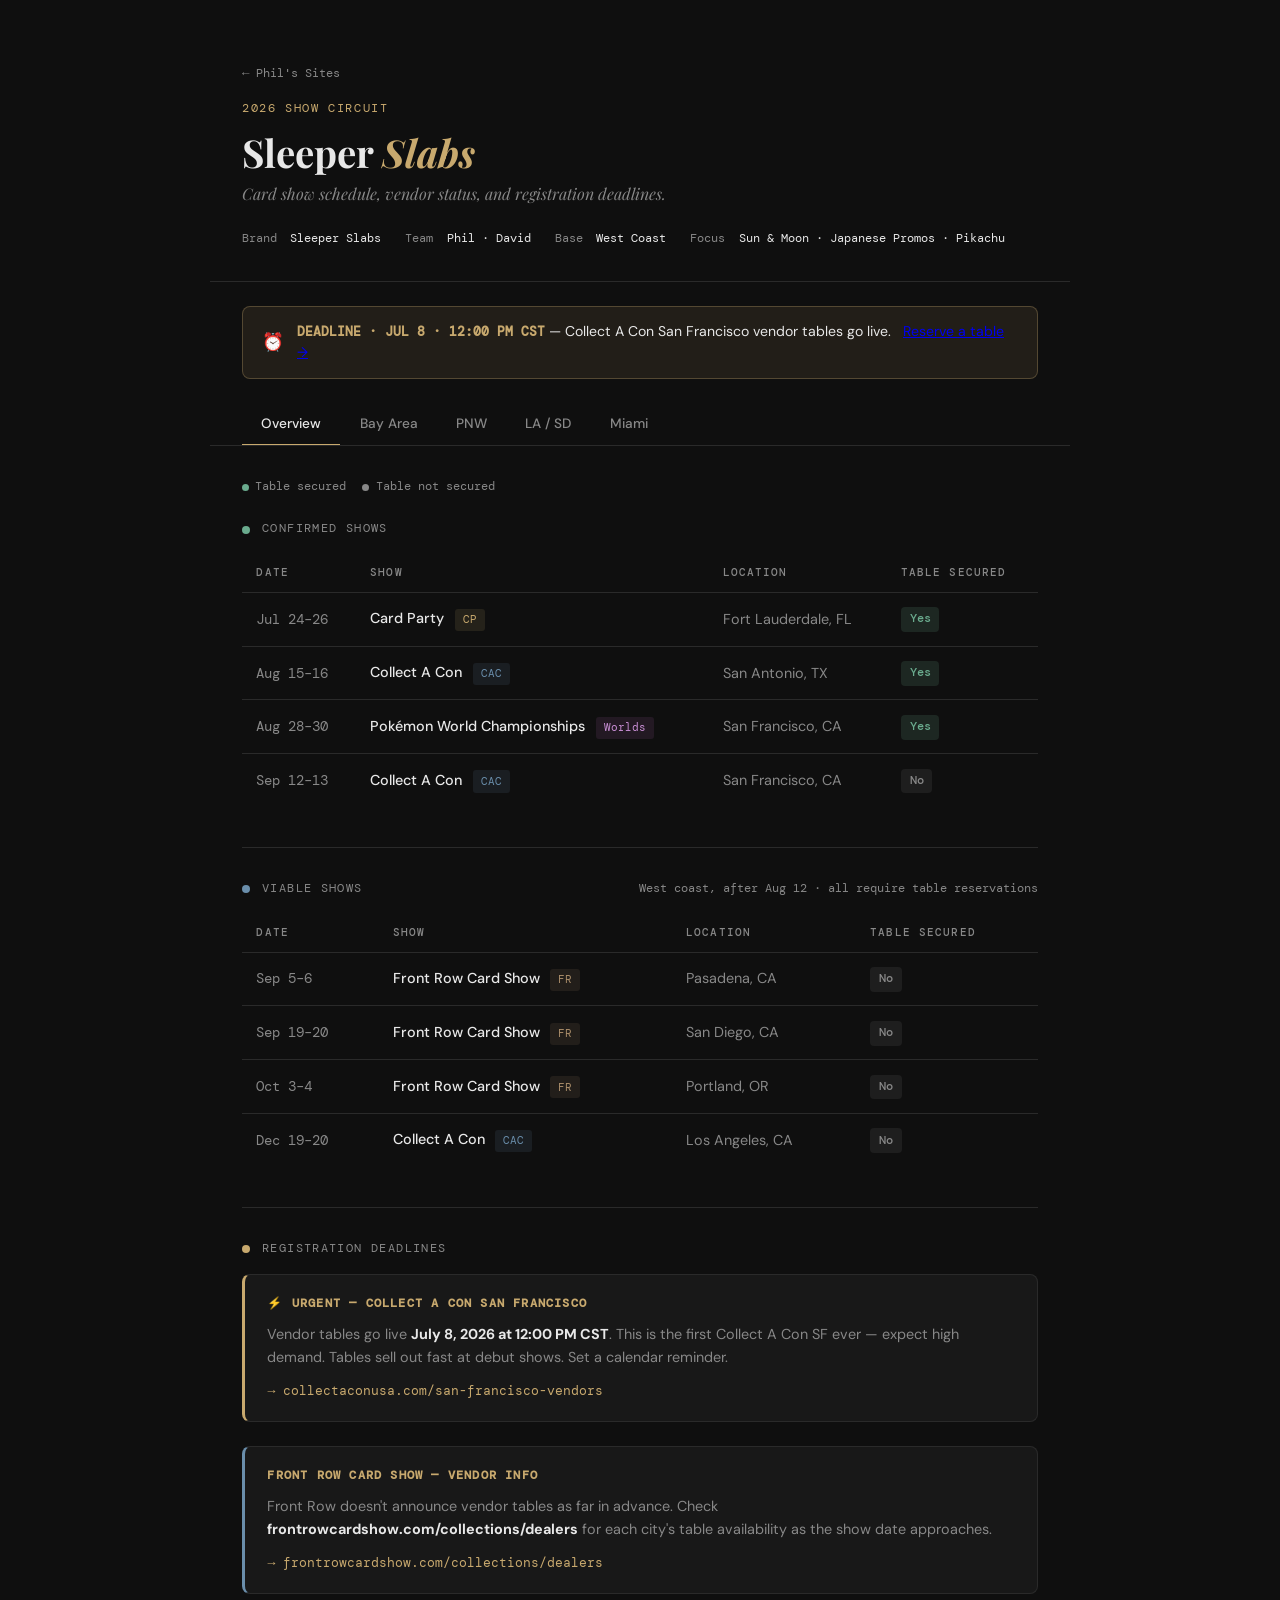
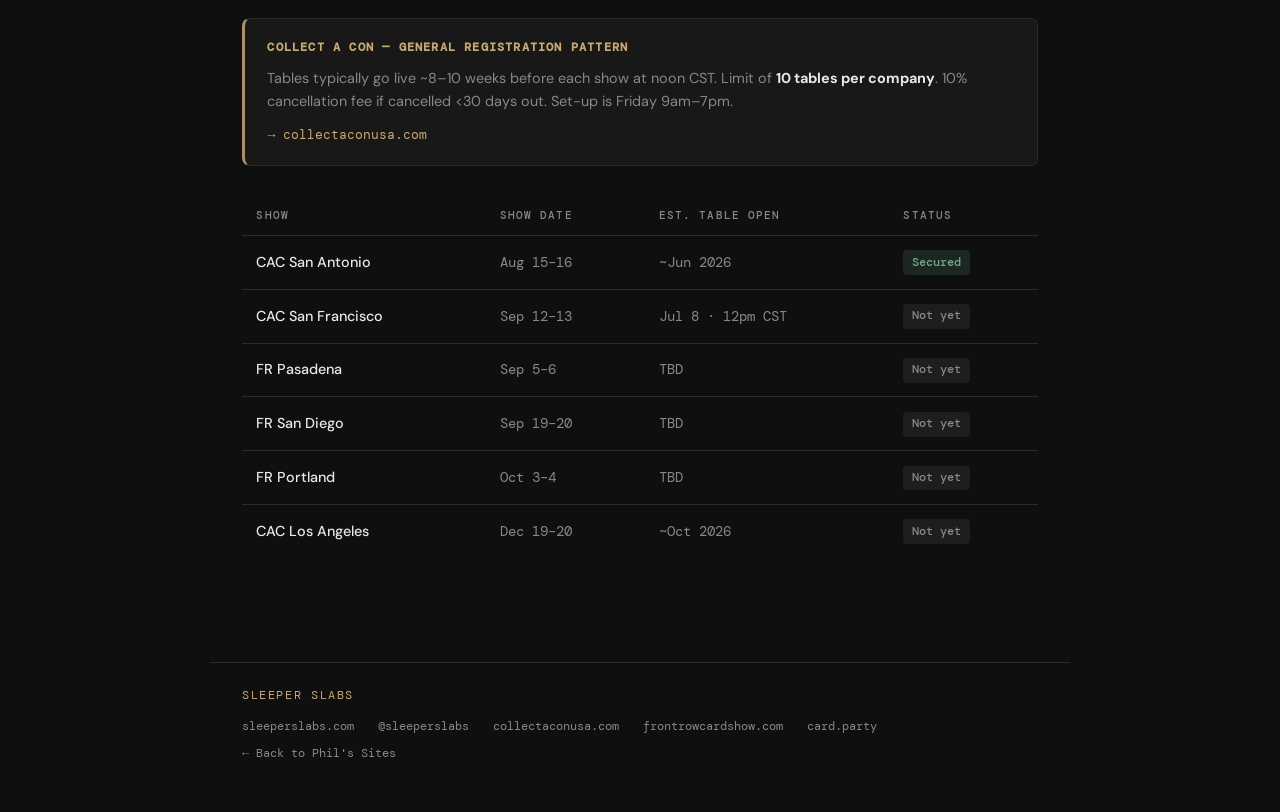
<file: sleeper-slabs-shows.html>
<!DOCTYPE html>
<html lang="en">
<head>
<meta charset="UTF-8">
<meta name="viewport" content="width=device-width, initial-scale=1.0">
<title>Sleeper Slabs — 2026 Show Schedule</title>
<link href="https://fonts.googleapis.com/css2?family=Playfair+Display:ital,wght@0,400;0,700;1,400&family=DM+Mono:wght@300;400;500&family=DM+Sans:wght@300;400;500&display=swap" rel="stylesheet">
<style>
  *, *::before, *::after { box-sizing: border-box; margin: 0; padding: 0; }

  :root {
    --bg: #0f0f0f;
    --surface: #181818;
    --surface2: #222;
    --border: #2a2a2a;
    --text: #e8e8e8;
    --muted: #888;
    --accent: #c8a96e;
    --accent-dim: rgba(200,169,110,0.15);
    --confirmed: #6aab8e;
    --confirmed-dim: rgba(106,171,142,0.12);
    --viable: #6a8eab;
    --viable-dim: rgba(106,142,171,0.12);
    --florida: #ab8e6a;
    --florida-dim: rgba(171,142,106,0.12);
    --pnw: #6ab5ab;
    --pnw-dim: rgba(106,181,171,0.12);
    --lasd: #ab7aab;
    --lasd-dim: rgba(171,122,171,0.12);
    --yes: #6aab8e;
    --no: #888;
    --alert: #c8a96e;
    --alert-dim: rgba(200,169,110,0.1);
  }

  body {
    background: var(--bg);
    color: var(--text);
    font-family: 'DM Sans', sans-serif;
    font-size: 15px;
    line-height: 1.6;
    min-height: 100vh;
    overflow-x: hidden;
  }

  /* ── HEADER ── */
  header {
    max-width: 860px;
    margin: 0 auto;
    padding: 3.5rem 2rem 2rem;
    border-bottom: 1px solid var(--border);
  }

  .eyebrow {
    font-family: 'DM Mono', monospace;
    font-size: 0.72rem;
    font-weight: 400;
    letter-spacing: 0.14em;
    text-transform: uppercase;
    color: var(--accent);
    margin-bottom: 0.7rem;
  }

  header h1 {
    font-family: 'Playfair Display', serif;
    font-size: 2.4rem;
    font-weight: 700;
    color: var(--text);
    line-height: 1.15;
  }

  header h1 em {
    font-style: italic;
    color: var(--accent);
  }

  .header-sub {
    font-family: 'Playfair Display', serif;
    font-style: italic;
    font-size: 1rem;
    color: var(--muted);
    margin-top: 0.5rem;
    line-height: 1.55;
  }

  .header-meta {
    display: flex;
    flex-wrap: wrap;
    gap: 0.5rem 1.5rem;
    margin-top: 1.4rem;
  }

  .meta-item {
    font-family: 'DM Mono', monospace;
    font-size: 0.78rem;
    color: var(--muted);
  }

  .meta-item span {
    color: var(--text);
    margin-left: 0.4rem;
  }

  /* ── ALERT BANNER ── */
  .alert-banner {
    max-width: 860px;
    margin: 1.5rem auto 0;
    padding: 0 2rem;
  }

  .alert {
    background: var(--alert-dim);
    border: 1px solid rgba(200,169,110,0.3);
    border-radius: 8px;
    padding: 0.9rem 1.2rem;
    display: flex;
    align-items: center;
    gap: 0.8rem;
  }

  .alert-icon {
    font-size: 1.1rem;
    flex-shrink: 0;
  }

  .alert-text {
    font-size: 0.88rem;
    color: var(--text);
    line-height: 1.5;
  }

  .alert-text strong {
    color: var(--accent);
    font-family: 'DM Mono', monospace;
    font-size: 0.82rem;
  }

  /* ── TAB NAV ── */
  .tab-nav {
    max-width: 860px;
    margin: 0 auto;
    padding: 0 2rem;
    display: flex;
    gap: 0;
    border-bottom: 1px solid var(--border);
    margin-top: 1.5rem;
    overflow-x: auto;
    scrollbar-width: none;
  }

  .tab-nav::-webkit-scrollbar { display: none; }

  .tab-btn {
    background: none;
    border: none;
    border-bottom: 2px solid transparent;
    padding: 0.75rem 1.2rem;
    font-family: 'DM Sans', sans-serif;
    font-size: 0.85rem;
    font-weight: 500;
    color: var(--muted);
    cursor: pointer;
    white-space: nowrap;
    transition: color 0.15s, border-color 0.15s;
    margin-bottom: -1px;
  }

  .tab-btn:hover { color: var(--text); }

  .tab-btn.active {
    color: var(--text);
    border-bottom-color: var(--accent);
  }

  /* ── TAB PANES ── */
  .tab-pane { display: none; }
  .tab-pane.active { display: block; }

  .pane-wrap {
    max-width: 860px;
    margin: 0 auto;
    padding: 2rem 2rem 4rem;
  }

  /* ── SECTION HEADER ── */
  .section-header {
    display: flex;
    align-items: center;
    gap: 0.75rem;
    margin-bottom: 1rem;
  }

  .section-dot {
    width: 8px;
    height: 8px;
    border-radius: 50%;
    flex-shrink: 0;
  }

  .section-label {
    font-family: 'DM Mono', monospace;
    font-size: 0.72rem;
    letter-spacing: 0.12em;
    text-transform: uppercase;
    color: var(--muted);
  }

  .section-count {
    font-family: 'DM Mono', monospace;
    font-size: 0.72rem;
    color: var(--muted);
    margin-left: auto;
  }

  /* ── SHOW TABLE ── */
  .show-table {
    width: 100%;
    border-collapse: collapse;
    margin-bottom: 2.5rem;
  }

  .show-table th {
    font-family: 'DM Mono', monospace;
    font-size: 0.7rem;
    font-weight: 500;
    letter-spacing: 0.1em;
    text-transform: uppercase;
    color: var(--muted);
    padding: 0.6rem 0.9rem;
    text-align: left;
    border-bottom: 1px solid var(--border);
  }

  .show-table td {
    padding: 0.85rem 0.9rem;
    border-bottom: 1px solid var(--border);
    font-size: 0.9rem;
    vertical-align: middle;
  }

  .show-table tr:last-child td { border-bottom: none; }

  .show-table tbody tr {
    transition: background 0.1s;
  }

  .show-table tbody tr:hover {
    background: rgba(255,255,255,0.025);
  }

  .date-cell {
    font-family: 'DM Mono', monospace;
    font-size: 0.8rem;
    color: var(--muted);
    white-space: nowrap;
  }

  .show-name {
    font-weight: 500;
    color: var(--text);
  }

  .show-name.confirmed-row { color: var(--text); }

  .location-cell {
    color: var(--muted);
    font-size: 0.88rem;
  }

  .badge {
    display: inline-flex;
    align-items: center;
    padding: 0.2rem 0.55rem;
    border-radius: 4px;
    font-family: 'DM Mono', monospace;
    font-size: 0.72rem;
    font-weight: 500;
    white-space: nowrap;
  }

  .badge-yes {
    background: rgba(106,171,142,0.15);
    color: var(--confirmed);
  }

  .badge-no {
    background: rgba(136,136,136,0.12);
    color: var(--muted);
  }

  .badge-show {
    font-size: 0.75rem;
    font-family: 'DM Sans', sans-serif;
    font-weight: 400;
  }

  .tag {
    display: inline-flex;
    align-items: center;
    padding: 0.15rem 0.5rem;
    border-radius: 3px;
    font-family: 'DM Mono', monospace;
    font-size: 0.68rem;
    margin-left: 0.4rem;
  }

  .tag-confirmed-show {
    background: rgba(106,171,142,0.12);
    color: var(--confirmed);
  }

  .tag-cac {
    background: rgba(106,142,171,0.12);
    color: var(--viable);
  }

  .tag-cp {
    background: rgba(200,169,110,0.12);
    color: var(--accent);
  }

  .tag-fr {
    background: rgba(171,142,106,0.12);
    color: var(--florida);
  }

  .tag-worlds {
    background: rgba(180,100,180,0.12);
    color: #c88ed4;
  }

  /* ── DEADLINE CARD ── */
  .deadline-card {
    background: var(--surface);
    border: 1px solid var(--border);
    border-left: 3px solid var(--accent);
    border-radius: 8px;
    padding: 1.2rem 1.4rem;
    margin-bottom: 1.5rem;
  }

  .deadline-card h3 {
    font-family: 'DM Mono', monospace;
    font-size: 0.75rem;
    letter-spacing: 0.1em;
    text-transform: uppercase;
    color: var(--accent);
    margin-bottom: 0.6rem;
  }

  .deadline-card p {
    font-size: 0.9rem;
    color: var(--muted);
    line-height: 1.6;
  }

  .deadline-card p strong {
    color: var(--text);
  }

  .deadline-card a {
    color: var(--accent);
    text-decoration: none;
    font-family: 'DM Mono', monospace;
    font-size: 0.82rem;
  }

  .deadline-card a:hover { text-decoration: underline; }

  /* ── DIVIDER ── */
  .section-divider {
    height: 1px;
    background: var(--border);
    margin: 2rem 0;
  }

  /* ── PROXIMITY PILL ── */
  .proximity {
    font-family: 'DM Mono', monospace;
    font-size: 0.72rem;
    color: var(--muted);
  }

  .proximity.close { color: var(--confirmed); }

  /* ── BACK LINK ── */
  .back-link {
    display: inline-flex;
    align-items: center;
    gap: 0.4rem;
    font-family: 'DM Mono', monospace;
    font-size: 0.78rem;
    color: var(--muted);
    text-decoration: none;
    margin-top: 0.5rem;
    margin-bottom: 0;
  }

  .back-link:hover { color: var(--text); }

  /* ── FOOTER ── */
  footer {
    max-width: 860px;
    margin: 0 auto;
    padding: 1.5rem 2rem 3rem;
    border-top: 1px solid var(--border);
  }

  .footer-links {
    display: flex;
    flex-wrap: wrap;
    gap: 0.5rem 1.5rem;
    margin-top: 0.75rem;
  }

  .footer-links a {
    font-family: 'DM Mono', monospace;
    font-size: 0.75rem;
    color: var(--muted);
    text-decoration: none;
  }

  .footer-links a:hover { color: var(--accent); }

  /* ── LEGEND ── */
  .legend {
    display: flex;
    flex-wrap: wrap;
    gap: 0.5rem 1rem;
    margin-bottom: 1.5rem;
  }

  .legend-item {
    display: flex;
    align-items: center;
    gap: 0.4rem;
    font-family: 'DM Mono', monospace;
    font-size: 0.72rem;
    color: var(--muted);
  }

  .legend-dot {
    width: 7px;
    height: 7px;
    border-radius: 50%;
  }

  /* ── NOTES ── */
  .notes {
    background: var(--surface);
    border: 1px solid var(--border);
    border-radius: 8px;
    padding: 1.1rem 1.3rem;
    margin-top: 1.5rem;
  }

  .notes h4 {
    font-family: 'DM Mono', monospace;
    font-size: 0.7rem;
    letter-spacing: 0.1em;
    text-transform: uppercase;
    color: var(--muted);
    margin-bottom: 0.6rem;
  }

  .notes ul {
    list-style: none;
    padding: 0;
  }

  .notes ul li {
    font-size: 0.87rem;
    color: var(--muted);
    padding: 0.25rem 0;
    padding-left: 1rem;
    position: relative;
    line-height: 1.5;
  }

  .notes ul li::before {
    content: '◆';
    position: absolute;
    left: 0;
    font-size: 0.55rem;
    top: 0.45rem;
    color: var(--accent);
  }

  .notes ul li strong {
    color: var(--text);
  }

  @media (max-width: 600px) {
    header h1 { font-size: 1.8rem; }
    .show-table th:nth-child(4),
    .show-table td:nth-child(4) { display: none; }
    .pane-wrap { padding: 1.5rem 1rem 3rem; }
    header { padding: 2.5rem 1rem 1.5rem; }
    .alert-banner { padding: 0 1rem; }
    .tab-nav { padding: 0 1rem; }
  }
</style>
</head>
<body>

<header>
  <a href="index.html" class="back-link">← Phil's Sites</a>
  <p class="eyebrow" style="margin-top:1rem">2026 Show Circuit</p>
  <h1>Sleeper <em>Slabs</em></h1>
  <p class="header-sub">Card show schedule, vendor status, and registration deadlines.</p>
  <div class="header-meta">
    <div class="meta-item">Brand <span>Sleeper Slabs</span></div>
    <div class="meta-item">Team <span>Phil · David</span></div>
    <div class="meta-item">Base <span>West Coast</span></div>
    <div class="meta-item">Focus <span>Sun & Moon · Japanese Promos · Pikachu</span></div>
  </div>
</header>

<div class="alert-banner">
  <div class="alert">
    <div class="alert-icon">⏰</div>
    <div class="alert-text">
      <strong>DEADLINE · JUL 8 · 12:00 PM CST</strong> — Collect A Con San Francisco vendor tables go live.
      <a href="https://collectaconusa.com/san-francisco-vendors" target="_blank" style="margin-left:0.5rem">Reserve a table →</a>
    </div>
  </div>
</div>

<nav class="tab-nav">
  <button class="tab-btn active" onclick="switchTab('overview')">Overview</button>
  <button class="tab-btn" onclick="switchTab('bayarea')">Bay Area</button>
  <button class="tab-btn" onclick="switchTab('pnw')">PNW</button>
  <button class="tab-btn" onclick="switchTab('lasd')">LA / SD</button>
  <button class="tab-btn" onclick="switchTab('florida')">Miami</button>
</nav>

<!-- ═══ OVERVIEW ═══ -->
<div id="tab-overview" class="tab-pane active">
  <div class="pane-wrap">

    <div class="legend">
      <div class="legend-item"><div class="legend-dot" style="background:var(--confirmed)"></div>Table secured</div>
      <div class="legend-item"><div class="legend-dot" style="background:var(--muted)"></div>Table not secured</div>
    </div>

    <div class="section-header">
      <div class="section-dot" style="background:var(--confirmed)"></div>
      <span class="section-label">Confirmed Shows</span>
    </div>
    <table class="show-table">
      <thead>
        <tr>
          <th>Date</th>
          <th>Show</th>
          <th>Location</th>
          <th>Table Secured</th>
        </tr>
      </thead>
      <tbody>
        <tr>
          <td class="date-cell">Jul 24–26</td>
          <td><span class="show-name">Card Party</span> <span class="tag tag-cp">CP</span></td>
          <td class="location-cell">Fort Lauderdale, FL</td>
          <td><span class="badge badge-yes">Yes</span></td>
        </tr>
        <tr>
          <td class="date-cell">Aug 15–16</td>
          <td><span class="show-name">Collect A Con</span> <span class="tag tag-cac">CAC</span></td>
          <td class="location-cell">San Antonio, TX</td>
          <td><span class="badge badge-yes">Yes</span></td>
        </tr>
        <tr>
          <td class="date-cell">Aug 28–30</td>
          <td><span class="show-name">Pokémon World Championships</span> <span class="tag tag-worlds">Worlds</span></td>
          <td class="location-cell">San Francisco, CA</td>
          <td><span class="badge badge-yes">Yes</span></td>
        </tr>
        <tr>
          <td class="date-cell">Sep 12–13</td>
          <td><span class="show-name">Collect A Con</span> <span class="tag tag-cac">CAC</span></td>
          <td class="location-cell">San Francisco, CA</td>
          <td><span class="badge badge-no">No</span></td>
        </tr>
      </tbody>
    </table>

    <div class="section-divider"></div>

    <div class="section-header">
      <div class="section-dot" style="background:var(--viable)"></div>
      <span class="section-label">Viable Shows</span>
      <span class="section-count">West coast, after Aug 12 · all require table reservations</span>
    </div>
    <table class="show-table">
      <thead>
        <tr>
          <th>Date</th>
          <th>Show</th>
          <th>Location</th>
          <th>Table Secured</th>
        </tr>
      </thead>
      <tbody>
        <tr>
          <td class="date-cell">Sep 5–6</td>
          <td><span class="show-name">Front Row Card Show</span> <span class="tag tag-fr">FR</span></td>
          <td class="location-cell">Pasadena, CA</td>
          <td><span class="badge badge-no">No</span></td>
        </tr>
        <tr>
          <td class="date-cell">Sep 19–20</td>
          <td><span class="show-name">Front Row Card Show</span> <span class="tag tag-fr">FR</span></td>
          <td class="location-cell">San Diego, CA</td>
          <td><span class="badge badge-no">No</span></td>
        </tr>
        <tr>
          <td class="date-cell">Oct 3–4</td>
          <td><span class="show-name">Front Row Card Show</span> <span class="tag tag-fr">FR</span></td>
          <td class="location-cell">Portland, OR</td>
          <td><span class="badge badge-no">No</span></td>
        </tr>
        <tr>
          <td class="date-cell">Dec 19–20</td>
          <td><span class="show-name">Collect A Con</span> <span class="tag tag-cac">CAC</span></td>
          <td class="location-cell">Los Angeles, CA</td>
          <td><span class="badge badge-no">No</span></td>
        </tr>
      </tbody>
    </table>

    <div class="section-divider"></div>

    <div class="section-header">
      <div class="section-dot" style="background:var(--alert)"></div>
      <span class="section-label">Registration Deadlines</span>
    </div>

    <div class="deadline-card">
      <h3>⚡ Urgent — Collect A Con San Francisco</h3>
      <p>Vendor tables go live <strong>July 8, 2026 at 12:00 PM CST</strong>. This is the first Collect A Con SF ever — expect high demand. Tables sell out fast at debut shows. Set a calendar reminder.</p>
      <p style="margin-top:0.6rem"><a href="https://collectaconusa.com/san-francisco-vendors" target="_blank">→ collectaconusa.com/san-francisco-vendors</a></p>
    </div>

    <div class="deadline-card" style="border-left-color:var(--viable)">
      <h3>Front Row Card Show — Vendor Info</h3>
      <p>Front Row doesn't announce vendor tables as far in advance. Check <strong>frontrowcardshow.com/collections/dealers</strong> for each city's table availability as the show date approaches.</p>
      <p style="margin-top:0.6rem"><a href="https://frontrowcardshow.com/collections/dealers" target="_blank">→ frontrowcardshow.com/collections/dealers</a></p>
    </div>

    <div class="deadline-card" style="border-left-color:var(--florida)">
      <h3>Collect A Con — General Registration Pattern</h3>
      <p>Tables typically go live ~8–10 weeks before each show at noon CST. Limit of <strong>10 tables per company</strong>. 10% cancellation fee if cancelled &lt;30 days out. Set-up is Friday 9am–7pm.</p>
      <p style="margin-top:0.6rem"><a href="https://collectaconusa.com" target="_blank">→ collectaconusa.com</a></p>
    </div>

    <table class="show-table" style="margin-top:2rem">
      <thead>
        <tr>
          <th>Show</th>
          <th>Show Date</th>
          <th>Est. Table Open</th>
          <th>Status</th>
        </tr>
      </thead>
      <tbody>
        <tr>
          <td><span class="show-name">CAC San Antonio</span></td>
          <td class="date-cell">Aug 15–16</td>
          <td class="date-cell">~Jun 2026</td>
          <td><span class="badge badge-yes">Secured</span></td>
        </tr>
        <tr>
          <td><span class="show-name">CAC San Francisco</span></td>
          <td class="date-cell">Sep 12–13</td>
          <td class="date-cell">Jul 8 · 12pm CST</td>
          <td><span class="badge badge-no">Not yet</span></td>
        </tr>
        <tr>
          <td><span class="show-name">FR Pasadena</span></td>
          <td class="date-cell">Sep 5–6</td>
          <td class="date-cell">TBD</td>
          <td><span class="badge badge-no">Not yet</span></td>
        </tr>
        <tr>
          <td><span class="show-name">FR San Diego</span></td>
          <td class="date-cell">Sep 19–20</td>
          <td class="date-cell">TBD</td>
          <td><span class="badge badge-no">Not yet</span></td>
        </tr>
        <tr>
          <td><span class="show-name">FR Portland</span></td>
          <td class="date-cell">Oct 3–4</td>
          <td class="date-cell">TBD</td>
          <td><span class="badge badge-no">Not yet</span></td>
        </tr>
        <tr>
          <td><span class="show-name">CAC Los Angeles</span></td>
          <td class="date-cell">Dec 19–20</td>
          <td class="date-cell">~Oct 2026</td>
          <td><span class="badge badge-no">Not yet</span></td>
        </tr>
      </tbody>
    </table>

  </div>
</div>

<!-- ═══ FLORIDA / MIAMI WINDOW ═══ -->
<div id="tab-florida" class="tab-pane">
  <div class="pane-wrap">
    <p style="font-size:0.88rem;color:var(--muted);margin-bottom:1.5rem">Local Florida shows available before leaving Miami (~Aug 12). These are small community shows — low lift, good for moving inventory.</p>
    <table class="show-table">
      <thead>
        <tr>
          <th>Date</th>
          <th>Show</th>
          <th>Location</th>
          <th>Distance from Miami</th>
        </tr>
      </thead>
      <tbody>
        <tr>
          <td class="date-cell">Jul 16 (Thu)</td>
          <td><span class="show-name">Wellington Card Show</span></td>
          <td class="location-cell">Wellington, FL</td>
          <td><span class="proximity close">~1.5 hrs</span></td>
        </tr>
        <tr>
          <td class="date-cell">Jul 17</td>
          <td><span class="show-name">Orlando Card Show</span></td>
          <td class="location-cell">Apopka (Orlando area)</td>
          <td><span class="proximity">~4 hrs</span></td>
        </tr>
        <tr>
          <td class="date-cell">Jul 18</td>
          <td><span class="show-name">SGT Card Show</span></td>
          <td class="location-cell">Pompano Beach, FL</td>
          <td><span class="proximity close">~30 min</span></td>
        </tr>
        <tr>
          <td class="date-cell">Jul 18</td>
          <td><span class="show-name">Port Charlotte Card Market</span></td>
          <td class="location-cell">Port Charlotte, FL</td>
          <td><span class="proximity">~2 hrs</span></td>
        </tr>
        <tr>
          <td class="date-cell">Jul 19</td>
          <td><span class="show-name">Collectors World</span></td>
          <td class="location-cell">Orlando, FL</td>
          <td><span class="proximity">~4 hrs</span></td>
        </tr>
        <tr>
          <td class="date-cell">Jul 19</td>
          <td><span class="show-name">Nona Nerds Card Show</span></td>
          <td class="location-cell">Orlando (Lake Nona)</td>
          <td><span class="proximity">~4 hrs</span></td>
        </tr>
        <tr>
          <td class="date-cell">Jul 19</td>
          <td><span class="show-name">Coral Springs Trading Card Show</span></td>
          <td class="location-cell">Coral Springs, FL</td>
          <td><span class="proximity close">~45 min</span></td>
        </tr>
        <tr>
          <td class="date-cell">Aug 1</td>
          <td><span class="show-name">Battlezone Epic Card Show</span></td>
          <td class="location-cell">Sanford, FL</td>
          <td><span class="proximity">~3.5 hrs</span></td>
        </tr>
        <tr>
          <td class="date-cell">Aug 1</td>
          <td><span class="show-name">Delray Card Show</span></td>
          <td class="location-cell">Delray Beach, FL</td>
          <td><span class="proximity close">~1 hr</span></td>
        </tr>
      </tbody>
    </table>

    <div class="notes">
      <h4>Notes</h4>
      <ul>
        <li>Best Miami-area options: <strong>SGT Card Show (Jul 18)</strong> and <strong>Coral Springs (Jul 19)</strong> are both under an hour away.</li>
        <li>Jul 16–19 is a dense window — possible to hit 2–3 shows in one trip if driving to the Broward/Palm Beach area.</li>
        <li>Orlando shows are a 4-hour drive — probably only worth it if there's a strong reason to go.</li>
        <li>Card Party Fort Lauderdale (Jul 24–26) is the biggest Florida show of the window — already confirmed.</li>
      </ul>
    </div>
  </div>
</div>

<!-- ═══ PNW LOCAL SHOWS ═══ -->
<div id="tab-pnw" class="tab-pane">
  <div class="pane-wrap">
    <p style="font-size:0.88rem;color:var(--muted);margin-bottom:1.5rem">Local shows in the Portland and Seattle areas, Sep 2026 through Q1 2027. Good for filling out the calendar once based west coast.</p>

    <div class="section-header">
      <div class="section-dot" style="background:var(--pnw)"></div>
      <span class="section-label">Portland, OR</span>
    </div>
    <table class="show-table">
      <thead>
        <tr>
          <th>Date</th>
          <th>Show</th>
          <th>Venue</th>
          <th>Notes</th>
        </tr>
      </thead>
      <tbody>
        <tr>
          <td class="date-cell">Oct 3–4</td>
          <td><span class="show-name">Front Row Card Show</span> <span class="tag tag-fr">FR</span></td>
          <td class="location-cell">Portland Expo Center</td>
          <td class="location-cell">480 tables · Trade Night Sat</td>
        </tr>
        <tr>
          <td class="date-cell">Dec 6–7</td>
          <td><span class="show-name">Front Row Card Show</span> <span class="tag tag-fr">FR</span></td>
          <td class="location-cell">Oregon Convention Center</td>
          <td class="location-cell">440 tables · Trade Night Sat</td>
        </tr>
      </tbody>
    </table>

    <div class="section-divider"></div>

    <div class="section-header">
      <div class="section-dot" style="background:var(--pnw)"></div>
      <span class="section-label">Seattle / Eastside, WA — CardFest NW</span>
      <span class="section-count">cardfestnw.com</span>
    </div>
    <p style="font-size:0.84rem;color:var(--muted);margin-bottom:1rem">Monthly local shows across Bellevue, Lynnwood, and Everett. 100+ dealers. Pokemon, sports cards, and more.</p>
    <table class="show-table">
      <thead>
        <tr>
          <th>Date</th>
          <th>City</th>
          <th>Venue</th>
          <th>Hours</th>
        </tr>
      </thead>
      <tbody>
        <tr>
          <td class="date-cell">Sep 5</td>
          <td><span class="show-name">Everett, WA</span></td>
          <td class="location-cell">Edward D. Hansen Conference Center</td>
          <td class="location-cell">12pm–5pm (10am VIP)</td>
        </tr>
        <tr>
          <td class="date-cell">Sep 19–20</td>
          <td><span class="show-name">Lynnwood, WA</span></td>
          <td class="location-cell">Lynnwood Event Center</td>
          <td class="location-cell">12pm–5pm (10am VIP)</td>
        </tr>
        <tr>
          <td class="date-cell">Sep 26–27</td>
          <td><span class="show-name">Bellevue, WA</span></td>
          <td class="location-cell">Embassy Suites Bellevue</td>
          <td class="location-cell">12pm–5pm (10am VIP)</td>
        </tr>
        <tr>
          <td class="date-cell">Oct 3</td>
          <td><span class="show-name">Everett, WA</span></td>
          <td class="location-cell">Edward D. Hansen Conference Center</td>
          <td class="location-cell">12pm–5pm (10am VIP)</td>
        </tr>
        <tr>
          <td class="date-cell">Oct 10–11</td>
          <td><span class="show-name">Bellevue, WA</span></td>
          <td class="location-cell">Embassy Suites Bellevue</td>
          <td class="location-cell">12pm–5pm (10am VIP)</td>
        </tr>
        <tr>
          <td class="date-cell">Nov 7</td>
          <td><span class="show-name">Everett, WA</span></td>
          <td class="location-cell">Edward D. Hansen Conference Center</td>
          <td class="location-cell">12pm–5pm (10am VIP)</td>
        </tr>
        <tr>
          <td class="date-cell">Nov 22</td>
          <td><span class="show-name">Bellevue, WA</span></td>
          <td class="location-cell">Embassy Suites Bellevue</td>
          <td class="location-cell">12pm–5pm (10am VIP)</td>
        </tr>
        <tr>
          <td class="date-cell">Dec 19–20</td>
          <td><span class="show-name">Bellevue, WA</span></td>
          <td class="location-cell">Embassy Suites Bellevue</td>
          <td class="location-cell">12pm–5pm (10am VIP)</td>
        </tr>
      </tbody>
    </table>

    <div class="section-divider"></div>

    <div class="section-header">
      <div class="section-dot" style="background:var(--pnw);opacity:0.6"></div>
      <span class="section-label" style="opacity:0.7">Q1 2027 — Not Yet Announced</span>
    </div>
    <p style="font-size:0.84rem;color:var(--muted);margin-bottom:1rem">Dates below are pattern-based projections from 2026 cadence. None have been officially announced yet. Check organizer sites in Nov–Dec 2026.</p>
    <table class="show-table">
      <thead>
        <tr>
          <th>Est. Date</th>
          <th>Show</th>
          <th>Venue</th>
          <th>Basis</th>
        </tr>
      </thead>
      <tbody>
        <tr>
          <td class="date-cell" style="color:var(--muted);opacity:0.6">Late Jan 2027</td>
          <td><span class="show-name" style="opacity:0.5">CardFest NW</span></td>
          <td class="location-cell" style="opacity:0.5">Lynnwood Event Center</td>
          <td class="location-cell" style="opacity:0.5">Ran Jan 31, 2026</td>
        </tr>
        <tr>
          <td class="date-cell" style="color:var(--muted);opacity:0.6">Late Feb / Early Mar 2027</td>
          <td><span class="show-name" style="opacity:0.5">Front Row Portland</span></td>
          <td class="location-cell" style="opacity:0.5">Portland Expo Center</td>
          <td class="location-cell" style="opacity:0.5">Ran Feb 28–Mar 1, 2026</td>
        </tr>
        <tr>
          <td class="date-cell" style="color:var(--muted);opacity:0.6">Mar 2027</td>
          <td><span class="show-name" style="opacity:0.5">CardFest NW</span></td>
          <td class="location-cell" style="opacity:0.5">Lynnwood / Everett</td>
          <td class="location-cell" style="opacity:0.5">Ran Mar 21–22 & 28, 2026</td>
        </tr>
      </tbody>
    </table>

    <div class="notes">
      <h4>Notes</h4>
      <ul>
        <li>Front Row Portland <strong>Oct 3–4</strong> is already in the Viable tab — conflicts with CardFest Everett Oct 3.</li>
        <li>Front Row Portland <strong>Dec 6–7</strong> is a second Portland show at Oregon Convention Center — confirmed on oregoncc.org.</li>
        <li><strong>Twin Oaks Shows</strong> runs weekly Saturday shows at The Lloyd Center (2201 Lloyd Center, Portland) — 10am–4pm, free parking, free admission. Fall dates not yet posted; check <a href="https://twinoaksshows.com" target="_blank" style="color:var(--accent);font-family:'DM Mono',monospace;font-size:0.82rem">twinoaksshows.com</a> as they're added weekly. Q1 2027 will continue the same pattern.</li>
        <li>CardFest NW is a local recurring series with 100+ dealers in the Seattle suburbs. Good for scouting deals, low vendor cost. Check <a href="https://cardfestnw.com" target="_blank" style="color:var(--accent);font-family:'DM Mono',monospace;font-size:0.82rem">cardfestnw.com</a> for vendor table pricing.</li>
        <li>No Card Party or Collect A Con in Seattle/Portland in 2026.</li>
      </ul>
    </div>
  </div>
</div>

<!-- ═══ BAY AREA LOCAL SHOWS ═══ -->
<div id="tab-bayarea" class="tab-pane">
  <div class="pane-wrap">
    <p style="font-size:0.88rem;color:var(--muted);margin-bottom:1.5rem">Bay Area + Sacramento shows, Sep 2026 through Q1 2027. CAC SF (Sep 12–13) is already in the Confirmed tab. Sacramento is ~90 min from SF and worth including as extended home-base range.</p>

    <div class="section-header">
      <div class="section-dot" style="background:var(--viable)"></div>
      <span class="section-label">East Bay Card Show — Tenth Inning Productions</span>
      <span class="section-count">tenthinningcardshow.com</span>
    </div>
    <p style="font-size:0.84rem;color:var(--muted);margin-bottom:1rem">Larger regional shows rotating between San Mateo County Event Center and Hyatt Regency SF Airport. Grading services on-site. PSA, Beckett, CGC accepted.</p>
    <table class="show-table">
      <thead>
        <tr>
          <th>Date</th>
          <th>Show</th>
          <th>Venue</th>
          <th>City</th>
        </tr>
      </thead>
      <tbody>
        <tr>
          <td class="date-cell">Oct 24–25</td>
          <td><span class="show-name">East Bay Card Show</span></td>
          <td class="location-cell">San Mateo County Event Center</td>
          <td class="location-cell">San Mateo, CA</td>
        </tr>
        <tr>
          <td class="date-cell">Nov 28–29</td>
          <td><span class="show-name">East Bay Card Show</span></td>
          <td class="location-cell">San Mateo County Event Center</td>
          <td class="location-cell">San Mateo, CA</td>
        </tr>
        <tr>
          <td class="date-cell">Jan 2–3, 2027</td>
          <td><span class="show-name">East Bay Card Show</span></td>
          <td class="location-cell">Hyatt Regency SF Airport</td>
          <td class="location-cell">Burlingame, CA</td>
        </tr>
      </tbody>
    </table>

    <div class="section-divider"></div>

    <div class="section-header">
      <div class="section-dot" style="background:var(--viable)"></div>
      <span class="section-label">Silicon Valley Cards & Collectibles Show</span>
      <span class="section-count">cardshows.io · Westgate Center Saratoga, San Jose</span>
    </div>
    <p style="font-size:0.84rem;color:var(--muted);margin-bottom:1rem">Monthly show in South Bay, 9am–5pm. Consistent and mid-size. Q1 2027 dates not yet announced but cadence has been reliable.</p>
    <table class="show-table">
      <thead>
        <tr>
          <th>Date</th>
          <th>Show</th>
          <th>Venue</th>
          <th>City</th>
        </tr>
      </thead>
      <tbody>
        <tr>
          <td class="date-cell">Sep 5–6</td>
          <td><span class="show-name">Silicon Valley Cards & Collectibles</span></td>
          <td class="location-cell">Westgate Center Saratoga</td>
          <td class="location-cell">San Jose, CA</td>
        </tr>
        <tr>
          <td class="date-cell">Oct 3–4</td>
          <td><span class="show-name">Silicon Valley Cards & Collectibles</span></td>
          <td class="location-cell">Westgate Center Saratoga</td>
          <td class="location-cell">San Jose, CA</td>
        </tr>
        <tr>
          <td class="date-cell">Nov 14–15</td>
          <td><span class="show-name">Silicon Valley Cards & Collectibles</span></td>
          <td class="location-cell">Westgate Center Saratoga</td>
          <td class="location-cell">San Jose, CA</td>
        </tr>
        <tr>
          <td class="date-cell">Dec 12–13</td>
          <td><span class="show-name">Silicon Valley Cards & Collectibles</span></td>
          <td class="location-cell">Westgate Center Saratoga</td>
          <td class="location-cell">San Jose, CA</td>
        </tr>
        <tr>
          <td class="date-cell" style="color:var(--muted);opacity:0.6">Q1 2027 TBD</td>
          <td><span class="show-name" style="opacity:0.5">Silicon Valley Cards & Collectibles</span></td>
          <td class="location-cell" style="opacity:0.5">Westgate Center Saratoga</td>
          <td class="location-cell" style="opacity:0.5">San Jose, CA</td>
        </tr>
      </tbody>
    </table>

    <div class="section-divider"></div>

    <div class="section-header">
      <div class="section-dot" style="background:var(--viable)"></div>
      <span class="section-label">Sacramento — All World Card Shows</span>
      <span class="section-count">allworldcardshows.com · Sacramento Pocket/Greenhaven area</span>
    </div>
    <p style="font-size:0.84rem;color:var(--muted);margin-bottom:1rem">Small local community shows at Portuguese Hall and Elks Lodge #6, off I-5 in south Sacramento. Good for scouting. Separate from the larger Sacramento Card Show (D&P Sports) which runs quarterly conventions at the SAFE Credit Union Convention Center downtown.</p>
    <table class="show-table">
      <thead>
        <tr>
          <th>Date</th>
          <th>Show</th>
          <th>Venue</th>
          <th>City</th>
        </tr>
      </thead>
      <tbody>
        <tr>
          <td class="date-cell">Sep 12</td>
          <td><span class="show-name">All World Card Show</span></td>
          <td class="location-cell">Elks Lodge #6</td>
          <td class="location-cell">Sacramento, CA</td>
        </tr>
        <tr>
          <td class="date-cell">Oct 31</td>
          <td><span class="show-name">All World Card Show</span></td>
          <td class="location-cell">Elks Lodge #6</td>
          <td class="location-cell">Sacramento, CA</td>
        </tr>
        <tr>
          <td class="date-cell">Nov 28</td>
          <td><span class="show-name">All World Card Show</span></td>
          <td class="location-cell">Elks Lodge #6</td>
          <td class="location-cell">Sacramento, CA</td>
        </tr>
        <tr>
          <td class="date-cell">Dec 19</td>
          <td><span class="show-name">All World Card Show</span></td>
          <td class="location-cell">Elks Lodge #6</td>
          <td class="location-cell">Sacramento, CA</td>
        </tr>
      </tbody>
    </table>

    <div class="section-divider"></div>

    <div class="section-header">
      <div class="section-dot" style="background:var(--viable)"></div>
      <span class="section-label">Downtown Card Show — The Card Attic (Fairfield)</span>
      <span class="section-count">cardshows.io · weekly Saturdays</span>
    </div>
    <p style="font-size:0.84rem;color:var(--muted);margin-bottom:1rem">Weekly Saturday shows in Fairfield (midway between SF and Sacramento on I-80). 11am–5pm. Small and casual, free admission. Confirmed through Sep; fall/winter dates follow same weekly cadence but not yet listed.</p>
    <table class="show-table">
      <thead>
        <tr>
          <th>Date</th>
          <th>Show</th>
          <th>Venue</th>
          <th>City</th>
        </tr>
      </thead>
      <tbody>
        <tr>
          <td class="date-cell">Sep 5</td>
          <td><span class="show-name">Downtown Card Show</span></td>
          <td class="location-cell">The Card Attic</td>
          <td class="location-cell">Fairfield, CA</td>
        </tr>
        <tr>
          <td class="date-cell">Sep 12</td>
          <td><span class="show-name">Downtown Card Show</span></td>
          <td class="location-cell">The Card Attic</td>
          <td class="location-cell">Fairfield, CA</td>
        </tr>
        <tr>
          <td class="date-cell">Sep 19</td>
          <td><span class="show-name">Downtown Card Show</span></td>
          <td class="location-cell">The Card Attic</td>
          <td class="location-cell">Fairfield, CA</td>
        </tr>
        <tr>
          <td class="date-cell">Sep 26</td>
          <td><span class="show-name">Downtown Card Show</span></td>
          <td class="location-cell">The Card Attic</td>
          <td class="location-cell">Fairfield, CA</td>
        </tr>
        <tr>
          <td class="date-cell" style="color:var(--muted);opacity:0.6">Oct–Dec (weekly)</td>
          <td><span class="show-name" style="opacity:0.5">Downtown Card Show</span></td>
          <td class="location-cell" style="opacity:0.5">The Card Attic</td>
          <td class="location-cell" style="opacity:0.5">Fairfield, CA</td>
        </tr>
      </tbody>
    </table>

    <div class="notes">
      <h4>Notes</h4>
      <ul>
        <li><strong>Collect-A-Con SF (Sep 12–13)</strong> at San Mateo County Event Center is the headliner — same venue as East Bay Card Show in Oct and Nov.</li>
        <li><strong>Nov 28–29</strong> East Bay Card Show is Black Friday/Small Business Saturday weekend — typically strong buyer turnout.</li>
        <li><strong>East Bay Card Show Jan 2–3, 2027</strong> is confirmed on their events page — good first show of the year.</li>
        <li>Sacramento is ~90 min drive from SF. All World shows are small community events — worth scouting inventory but may not be worth a vendor table unless you're already nearby.</li>
        <li>Sacramento Card Show (D&P Sports) runs 3-day conventions at the SAFE Credit Union Convention Center. Show 4.0 is Jul 11–13; a fall/winter 5.0 is expected but not yet announced. Follow <a href="https://www.instagram.com/sacramentocardshow/" target="_blank" style="color:var(--accent);font-family:'DM Mono',monospace;font-size:0.82rem">@sacramentocardshow</a>.</li>
        <li>Check <a href="https://tenthinningcardshow.com/east-bay-card-show-events" target="_blank" style="color:var(--accent);font-family:'DM Mono',monospace;font-size:0.82rem">tenthinningcardshow.com</a> for East Bay vendor registration.</li>
      </ul>
    </div>
  </div>
</div>

<!-- ═══ LA / SD LOCAL SHOWS ═══ -->
<div id="tab-lasd" class="tab-pane">
  <div class="pane-wrap">
    <p style="font-size:0.88rem;color:var(--muted);margin-bottom:1.5rem">Local shows in Los Angeles and San Diego, Sep 2026 through Q1 2027. FR Pasadena (Sep 5–6), FR San Diego (Sep 19–20), and CAC LA (Dec 19–20) are already in the Viable tab.</p>

    <div class="section-header">
      <div class="section-dot" style="background:var(--lasd)"></div>
      <span class="section-label">Los Angeles</span>
    </div>
    <table class="show-table">
      <thead>
        <tr>
          <th>Date</th>
          <th>Show</th>
          <th>Venue</th>
          <th>City</th>
        </tr>
      </thead>
      <tbody>
        <tr>
          <td class="date-cell">Oct 31–Nov 1</td>
          <td><span class="show-name">TCG NOW</span></td>
          <td class="location-cell">Warner Center Marriott</td>
          <td class="location-cell">Woodland Hills, CA</td>
        </tr>
        <tr>
          <td class="date-cell">Nov 21–22</td>
          <td><span class="show-name">Front Row Card Show</span> <span class="tag tag-fr">FR</span></td>
          <td class="location-cell">Pasadena Convention Center</td>
          <td class="location-cell">Pasadena, CA</td>
        </tr>
      </tbody>
    </table>

    <div class="section-divider"></div>

    <div class="section-header">
      <div class="section-dot" style="background:var(--lasd)"></div>
      <span class="section-label">San Diego</span>
    </div>
    <p style="font-size:0.84rem;color:var(--muted);margin-bottom:1rem">Two distinct SD brands: <strong>SD Collectibles</strong> (Liberty Station, community-level, 20+ shows/year, sandiegocardshows.com) and <strong>SD Card Show</strong> (larger, Del Mar or DoubleTree Mission Valley).</p>
    <table class="show-table">
      <thead>
        <tr>
          <th>Date</th>
          <th>Show</th>
          <th>Venue</th>
          <th>City</th>
        </tr>
      </thead>
      <tbody>
        <tr>
          <td class="date-cell">Sep 12</td>
          <td><span class="show-name">SD Collectibles Card Show</span></td>
          <td class="location-cell">Liberty Station Conference Center</td>
          <td class="location-cell">San Diego, CA</td>
        </tr>
        <tr>
          <td class="date-cell">Oct 2–4</td>
          <td><span class="show-name">Trading Card Con SD</span></td>
          <td class="location-cell">Sheraton San Diego Resort, 1380 Harbor Island Dr</td>
          <td class="location-cell">San Diego, CA</td>
        </tr>
        <tr>
          <td class="date-cell">Nov 30</td>
          <td><span class="show-name">SD Card Show</span></td>
          <td class="location-cell">DoubleTree by Hilton Mission Valley</td>
          <td class="location-cell">San Diego, CA</td>
        </tr>
      </tbody>
    </table>

    <div class="section-divider"></div>

    <div class="section-header">
      <div class="section-dot" style="background:var(--lasd);opacity:0.6"></div>
      <span class="section-label" style="opacity:0.7">Q1 2027</span>
    </div>
    <table class="show-table">
      <thead>
        <tr>
          <th>Date</th>
          <th>Show</th>
          <th>Venue</th>
          <th>City</th>
        </tr>
      </thead>
      <tbody>
        <tr>
          <td class="date-cell">Jan 24–25</td>
          <td><span class="show-name">SD Card Show — TCG Only</span></td>
          <td class="location-cell">DoubleTree by Hilton Mission Valley</td>
          <td class="location-cell">San Diego, CA</td>
        </tr>
        <tr>
          <td class="date-cell">Jan 31–Feb 1</td>
          <td><span class="show-name">SD Collectibles Card Show</span></td>
          <td class="location-cell">Liberty Station Conference Center</td>
          <td class="location-cell">San Diego, CA</td>
        </tr>
      </tbody>
    </table>

    <div class="notes">
      <h4>Notes</h4>
      <ul>
        <li><strong>FR Pasadena Sep 5–6</strong> and <strong>FR San Diego Sep 19–20</strong> are in the Viable tab. FR Pasadena Nov 21–22 is a second Pasadena show this year.</li>
        <li><strong>Trading Card Con SD (Oct 2–4)</strong> is at the Sheraton on Harbor Island — a proper 3-day convention format, worth tracking for vendor table cost vs. expected foot traffic.</li>
        <li><strong>TCG NOW (Oct 31–Nov 1)</strong> in Woodland Hills is a newer SoCal TCG-focused show. Warner Center Marriott in the San Fernando Valley.</li>
        <li><strong>CAC LA (Dec 19–20)</strong> is already in the Viable tab — Collect-A-Con, larger format.</li>
        <li><strong>SD Card Show TCG-Only (Jan 24–25)</strong> at DoubleTree Mission Valley is a good opening show for 2027 — confirmed date from their site.</li>
        <li>SD Collectibles runs ~2x/month throughout the year from Liberty Station. Check <a href="https://sandiegocardshows.com" target="_blank" style="color:var(--accent);font-family:'DM Mono',monospace;font-size:0.82rem">sandiegocardshows.com</a> for full schedule.</li>
      </ul>
    </div>
  </div>
</div>

<footer>
  <p class="eyebrow">Sleeper Slabs</p>
  <div class="footer-links">
    <a href="https://sleeperslabs.com" target="_blank">sleeperslabs.com</a>
    <a href="https://instagram.com/sleeperslabs" target="_blank">@sleeperslabs</a>
    <a href="https://collectaconusa.com" target="_blank">collectaconusa.com</a>
    <a href="https://frontrowcardshow.com" target="_blank">frontrowcardshow.com</a>
    <a href="https://card.party" target="_blank">card.party</a>
    <a href="index.html">← Back to Phil's Sites</a>
  </div>
</footer>

<script>
  function switchTab(name) {
    document.querySelectorAll('.tab-pane').forEach(p => p.classList.remove('active'));
    document.querySelectorAll('.tab-btn').forEach(b => b.classList.remove('active'));
    document.getElementById('tab-' + name).classList.add('active');
    event.currentTarget.classList.add('active');
  }
</script>

</body>
</html>
</file>
<file: css/shared.css>
/* ── Shared Reset & Base ─────────────────────────────────────────────── */
*, *::before, *::after {
  box-sizing: border-box;
  margin: 0;
  padding: 0;
}

body {
  min-height: 100vh;
  overflow-x: hidden;
}
</file>
